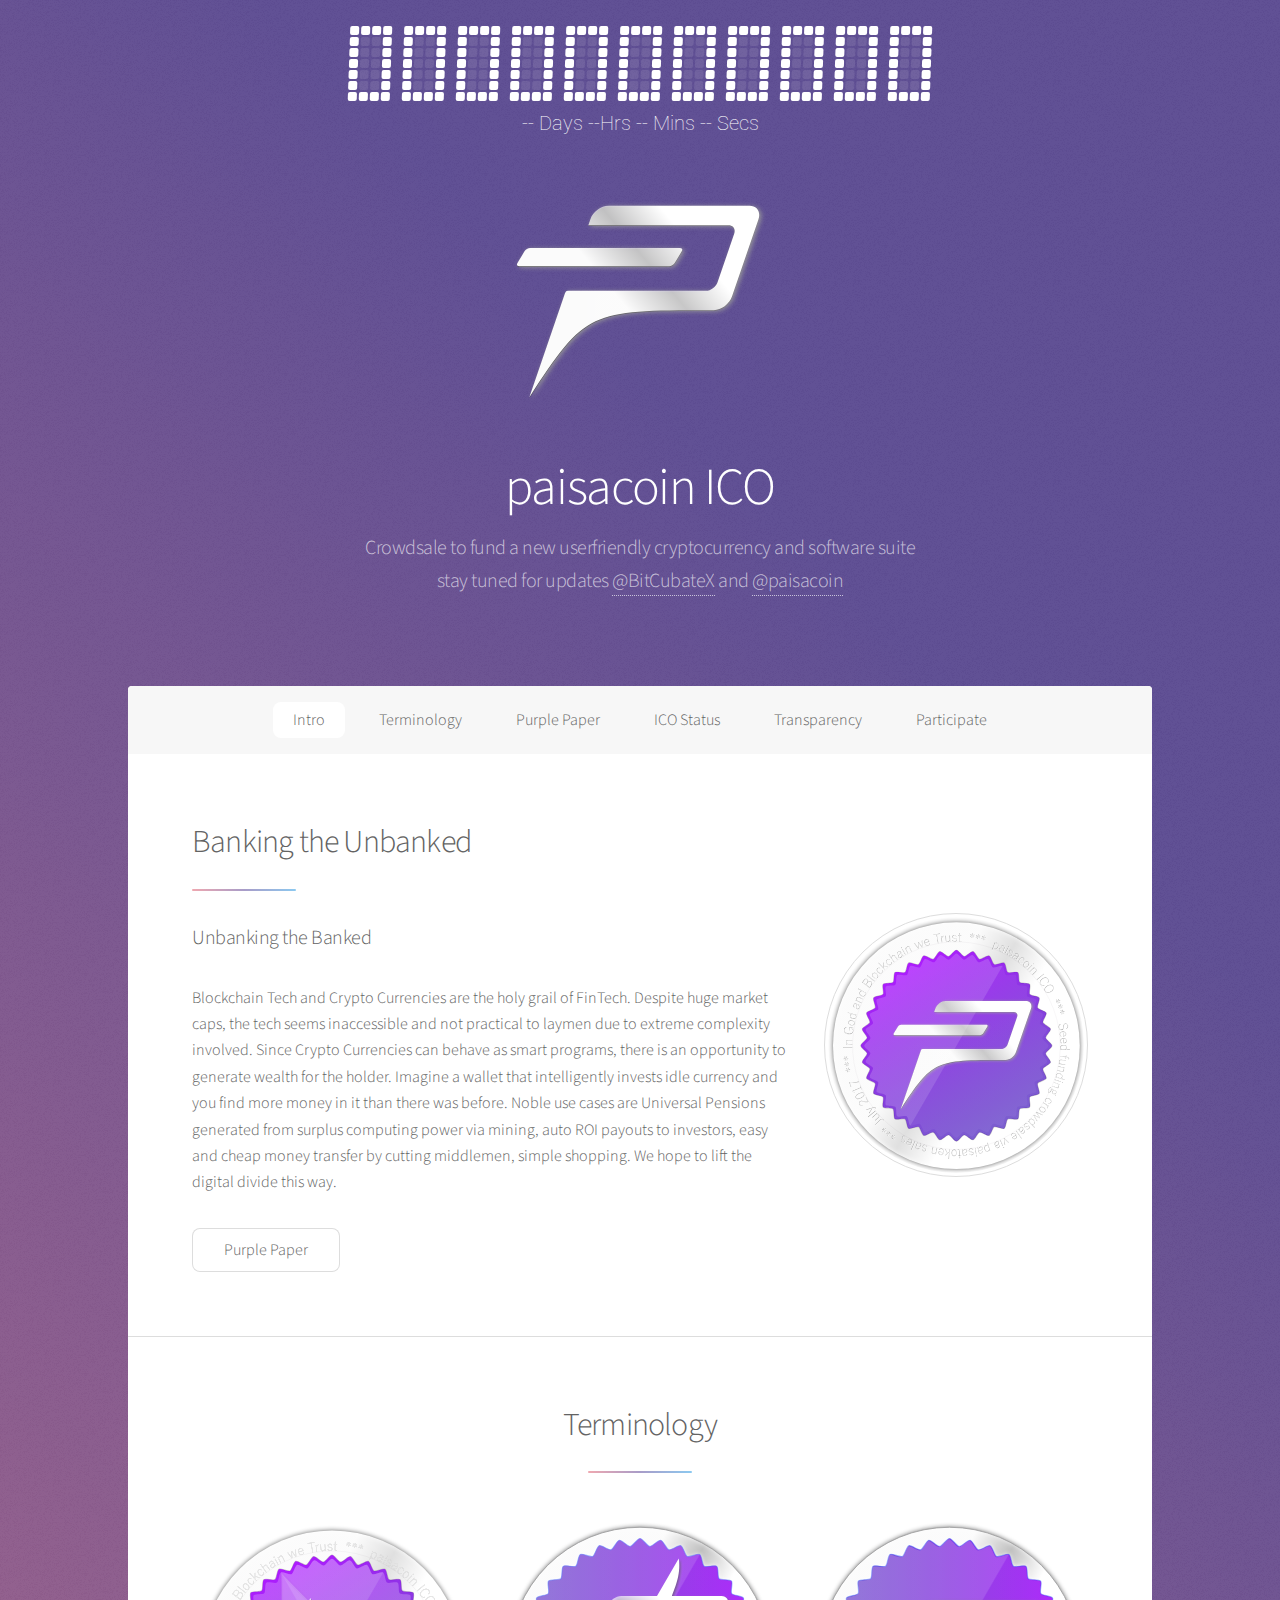
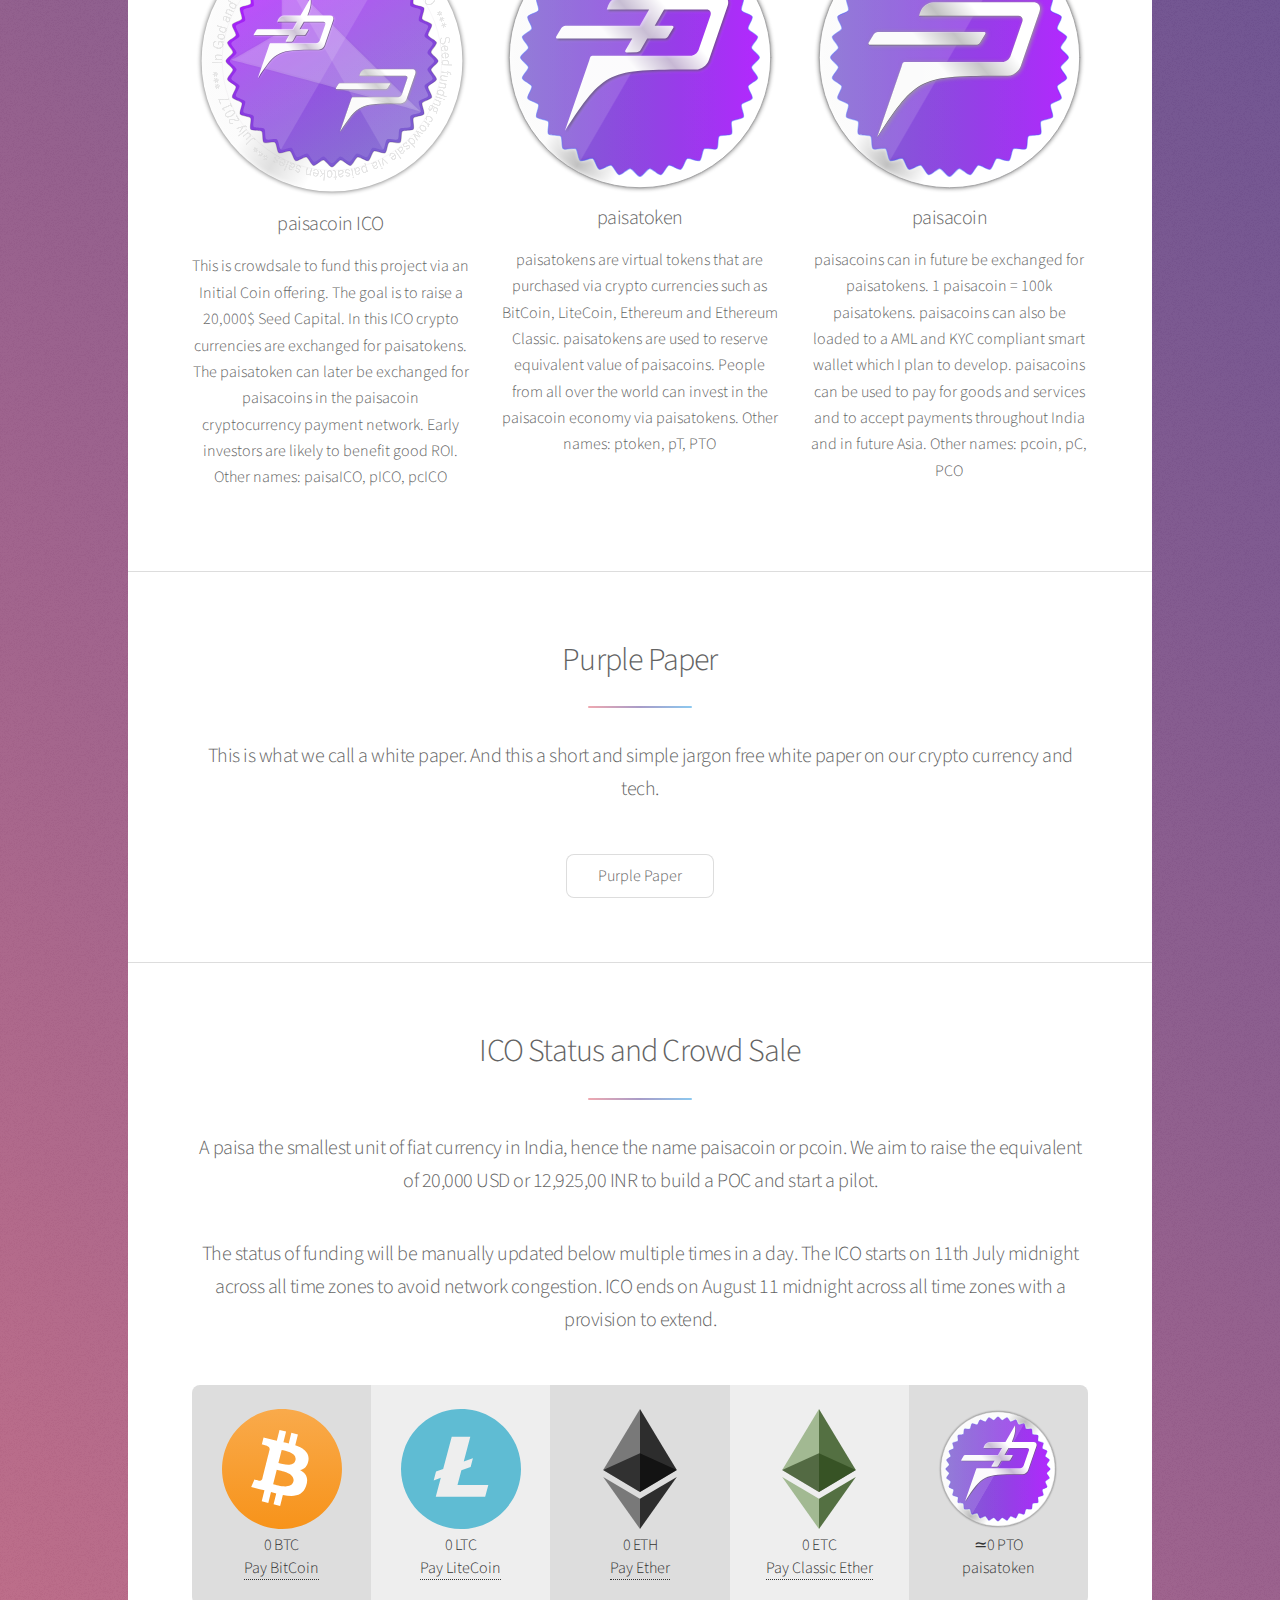
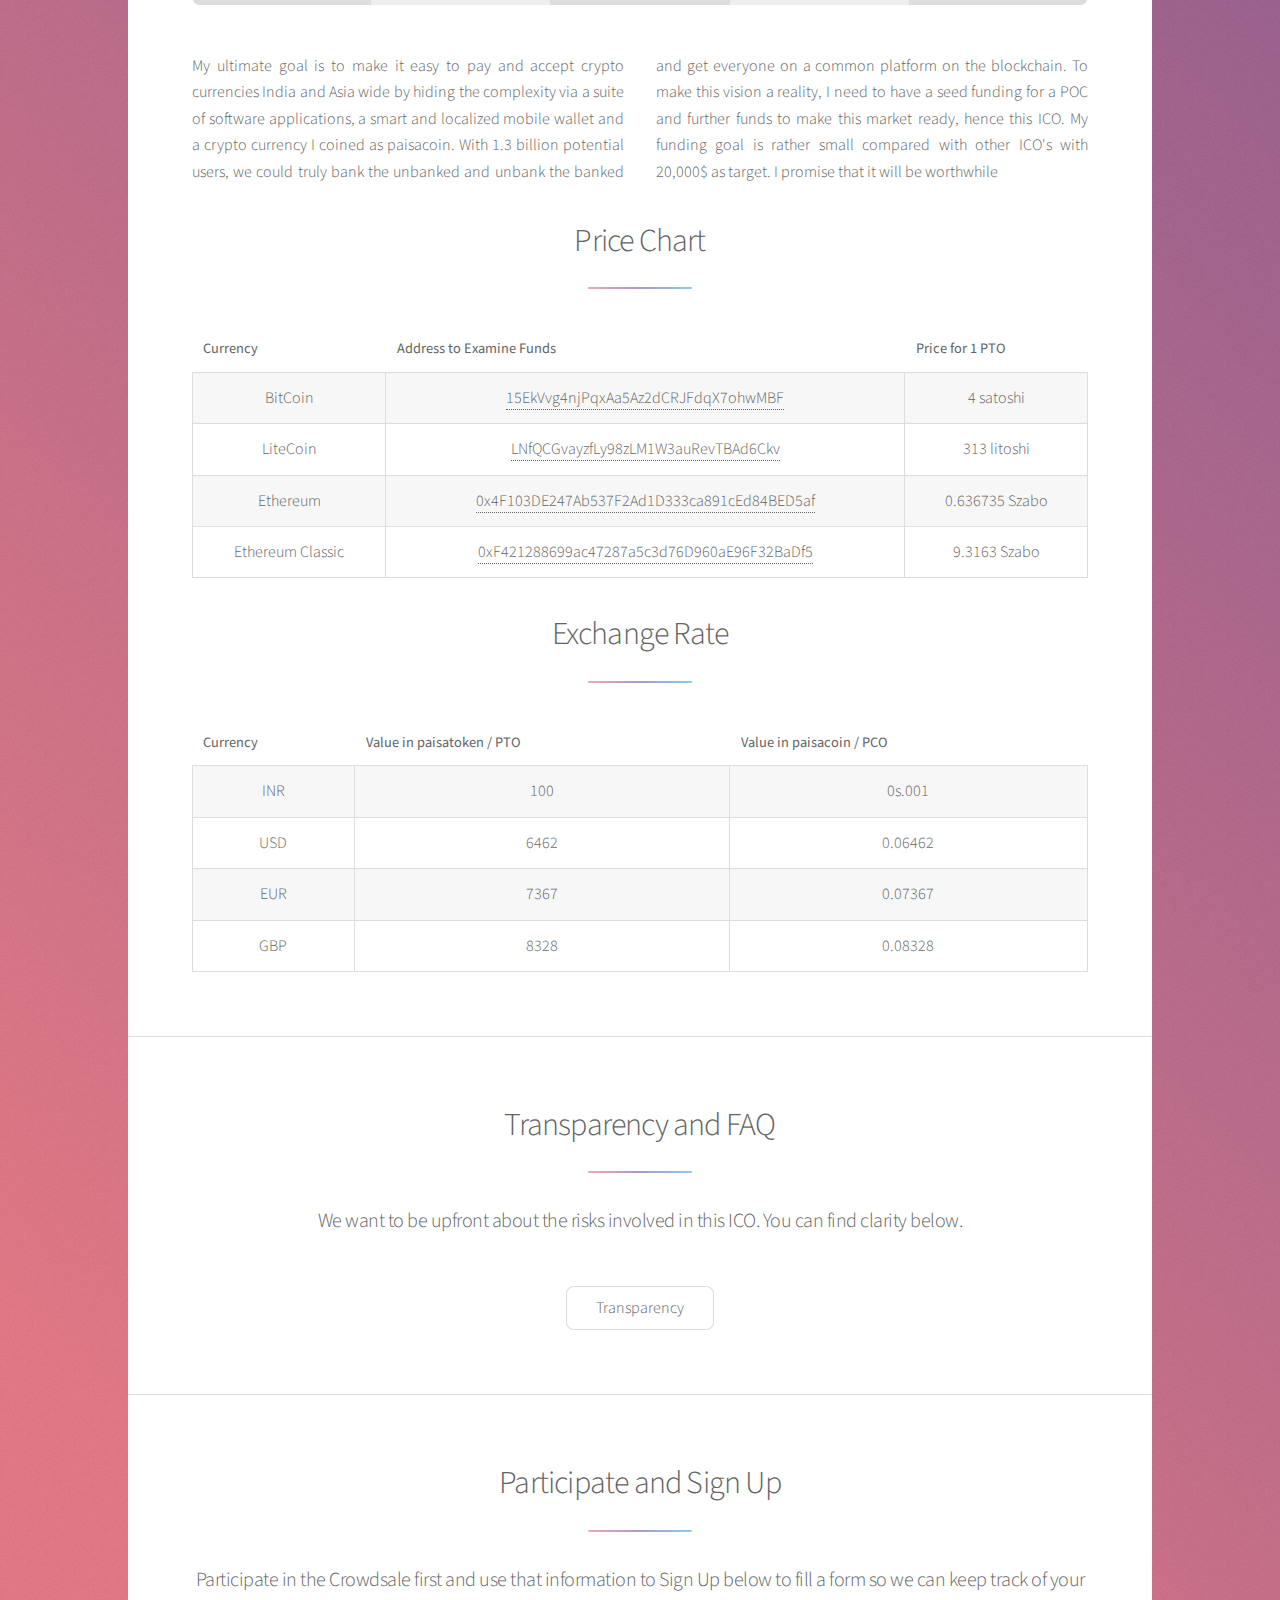
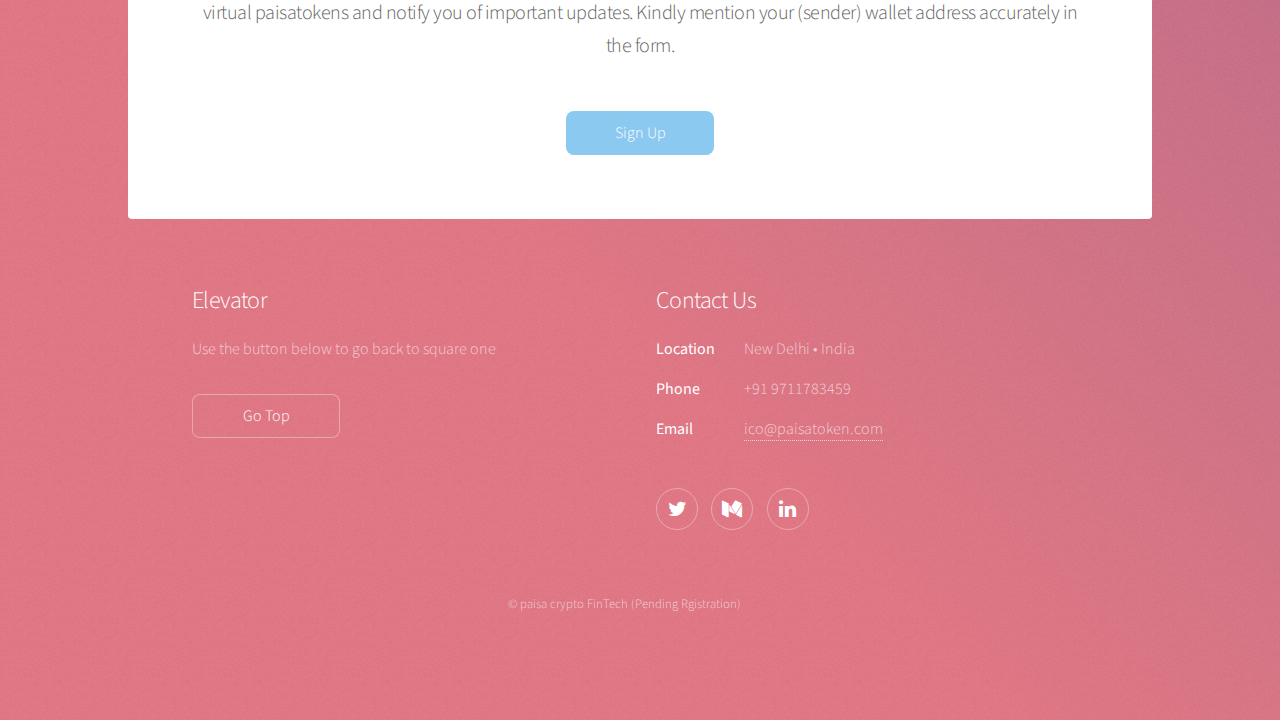
<file: index.html>
<!DOCTYPE HTML>
<!--
	Stellar by HTML5 UP
	html5up.net | @ajlkn
	Free for personal and commercial use under the CCA 3.0 license (html5up.net/license)
-->
<html>
	<head>
		<title>paisacoin ICO - Intial Coin Offering via Crowd Sale of paisatokens</title>
		<meta charset="utf-8" />
		<meta name="viewport" content="width=device-width, initial-scale=1" />
		<!--[if lte IE 8]><script src="assets/js/ie/html5shiv.js"></script><![endif]-->
		<link rel="stylesheet" href="assets/css/main.css" />
		<!--[if lte IE 9]><link rel="stylesheet" href="assets/css/ie9.css" /><![endif]-->
		<!--[if lte IE 8]><link rel="stylesheet" href="assets/css/ie8.css" /><![endif]-->
	</head>
	<body>

	<!-- Countdown -->
<section class="clock">
	<div id="digit-10" class="digit">
		<div class="cell"></div>
		<div class="cell"></div>
		<div class="cell"></div>
		<div class="cell"></div>
		<div class="cell"></div>
		<div class="cell"></div>
		<div class="cell"></div>
		<div class="cell"></div>
		<div class="cell"></div>
		<div class="cell"></div>
		<div class="cell"></div>
		<div class="cell"></div>
		<div class="cell"></div>
		<div class="cell"></div>
		<div class="cell"></div>
		<div class="cell"></div>
		<div class="cell"></div>
		<div class="cell"></div>
		<div class="cell"></div>
		<div class="cell"></div>
		<div class="cell"></div>
		<div class="cell"></div>
		<div class="cell"></div>
		<div class="cell"></div>
		<div class="cell"></div>
		<div class="cell"></div>
		<div class="cell"></div>
		<div class="cell"></div>
	</div>
	<div id="digit-9" class="digit">
		<div class="cell"></div>
		<div class="cell"></div>
		<div class="cell"></div>
		<div class="cell"></div>
		<div class="cell"></div>
		<div class="cell"></div>
		<div class="cell"></div>
		<div class="cell"></div>
		<div class="cell"></div>
		<div class="cell"></div>
		<div class="cell"></div>
		<div class="cell"></div>
		<div class="cell"></div>
		<div class="cell"></div>
		<div class="cell"></div>
		<div class="cell"></div>
		<div class="cell"></div>
		<div class="cell"></div>
		<div class="cell"></div>
		<div class="cell"></div>
		<div class="cell"></div>
		<div class="cell"></div>
		<div class="cell"></div>
		<div class="cell"></div>
		<div class="cell"></div>
		<div class="cell"></div>
		<div class="cell"></div>
		<div class="cell"></div>
	</div>
	<div id="digit-8" class="digit">
		<div class="cell"></div>
		<div class="cell"></div>
		<div class="cell"></div>
		<div class="cell"></div>
		<div class="cell"></div>
		<div class="cell"></div>
		<div class="cell"></div>
		<div class="cell"></div>
		<div class="cell"></div>
		<div class="cell"></div>
		<div class="cell"></div>
		<div class="cell"></div>
		<div class="cell"></div>
		<div class="cell"></div>
		<div class="cell"></div>
		<div class="cell"></div>
		<div class="cell"></div>
		<div class="cell"></div>
		<div class="cell"></div>
		<div class="cell"></div>
		<div class="cell"></div>
		<div class="cell"></div>
		<div class="cell"></div>
		<div class="cell"></div>
		<div class="cell"></div>
		<div class="cell"></div>
		<div class="cell"></div>
		<div class="cell"></div>
	</div>
	<div id="digit-7" class="digit">
		<div class="cell"></div>
		<div class="cell"></div>
		<div class="cell"></div>
		<div class="cell"></div>
		<div class="cell"></div>
		<div class="cell"></div>
		<div class="cell"></div>
		<div class="cell"></div>
		<div class="cell"></div>
		<div class="cell"></div>
		<div class="cell"></div>
		<div class="cell"></div>
		<div class="cell"></div>
		<div class="cell"></div>
		<div class="cell"></div>
		<div class="cell"></div>
		<div class="cell"></div>
		<div class="cell"></div>
		<div class="cell"></div>
		<div class="cell"></div>
		<div class="cell"></div>
		<div class="cell"></div>
		<div class="cell"></div>
		<div class="cell"></div>
		<div class="cell"></div>
		<div class="cell"></div>
		<div class="cell"></div>
		<div class="cell"></div>
	</div>
	<div id="digit-6" class="digit">
		<div class="cell"></div>
		<div class="cell"></div>
		<div class="cell"></div>
		<div class="cell"></div>
		<div class="cell"></div>
		<div class="cell"></div>
		<div class="cell"></div>
		<div class="cell"></div>
		<div class="cell"></div>
		<div class="cell"></div>
		<div class="cell"></div>
		<div class="cell"></div>
		<div class="cell"></div>
		<div class="cell"></div>
		<div class="cell"></div>
		<div class="cell"></div>
		<div class="cell"></div>
		<div class="cell"></div>
		<div class="cell"></div>
		<div class="cell"></div>
		<div class="cell"></div>
		<div class="cell"></div>
		<div class="cell"></div>
		<div class="cell"></div>
		<div class="cell"></div>
		<div class="cell"></div>
		<div class="cell"></div>
		<div class="cell"></div>
	</div>
	<div id="digit-5" class="digit">
		<div class="cell"></div>
		<div class="cell"></div>
		<div class="cell"></div>
		<div class="cell"></div>
		<div class="cell"></div>
		<div class="cell"></div>
		<div class="cell"></div>
		<div class="cell"></div>
		<div class="cell"></div>
		<div class="cell"></div>
		<div class="cell"></div>
		<div class="cell"></div>
		<div class="cell"></div>
		<div class="cell"></div>
		<div class="cell"></div>
		<div class="cell"></div>
		<div class="cell"></div>
		<div class="cell"></div>
		<div class="cell"></div>
		<div class="cell"></div>
		<div class="cell"></div>
		<div class="cell"></div>
		<div class="cell"></div>
		<div class="cell"></div>
		<div class="cell"></div>
		<div class="cell"></div>
		<div class="cell"></div>
		<div class="cell"></div>
	</div>
	<div id="digit-4" class="digit">
		<div class="cell"></div>
		<div class="cell"></div>
		<div class="cell"></div>
		<div class="cell"></div>
		<div class="cell"></div>
		<div class="cell"></div>
		<div class="cell"></div>
		<div class="cell"></div>
		<div class="cell"></div>
		<div class="cell"></div>
		<div class="cell"></div>
		<div class="cell"></div>
		<div class="cell"></div>
		<div class="cell"></div>
		<div class="cell"></div>
		<div class="cell"></div>
		<div class="cell"></div>
		<div class="cell"></div>
		<div class="cell"></div>
		<div class="cell"></div>
		<div class="cell"></div>
		<div class="cell"></div>
		<div class="cell"></div>
		<div class="cell"></div>
		<div class="cell"></div>
		<div class="cell"></div>
		<div class="cell"></div>
		<div class="cell"></div>
	</div>
	<div id="digit-3" class="digit">
		<div class="cell"></div>
		<div class="cell"></div>
		<div class="cell"></div>
		<div class="cell"></div>
		<div class="cell"></div>
		<div class="cell"></div>
		<div class="cell"></div>
		<div class="cell"></div>
		<div class="cell"></div>
		<div class="cell"></div>
		<div class="cell"></div>
		<div class="cell"></div>
		<div class="cell"></div>
		<div class="cell"></div>
		<div class="cell"></div>
		<div class="cell"></div>
		<div class="cell"></div>
		<div class="cell"></div>
		<div class="cell"></div>
		<div class="cell"></div>
		<div class="cell"></div>
		<div class="cell"></div>
		<div class="cell"></div>
		<div class="cell"></div>
		<div class="cell"></div>
		<div class="cell"></div>
		<div class="cell"></div>
		<div class="cell"></div>
	</div>
	<div id="digit-2" class="digit">
		<div class="cell"></div>
		<div class="cell"></div>
		<div class="cell"></div>
		<div class="cell"></div>
		<div class="cell"></div>
		<div class="cell"></div>
		<div class="cell"></div>
		<div class="cell"></div>
		<div class="cell"></div>
		<div class="cell"></div>
		<div class="cell"></div>
		<div class="cell"></div>
		<div class="cell"></div>
		<div class="cell"></div>
		<div class="cell"></div>
		<div class="cell"></div>
		<div class="cell"></div>
		<div class="cell"></div>
		<div class="cell"></div>
		<div class="cell"></div>
		<div class="cell"></div>
		<div class="cell"></div>
		<div class="cell"></div>
		<div class="cell"></div>
		<div class="cell"></div>
		<div class="cell"></div>
		<div class="cell"></div>
		<div class="cell"></div>
	</div>
	<div id="digit-1" class="digit">
		<div class="cell"></div>
		<div class="cell"></div>
		<div class="cell"></div>
		<div class="cell"></div>
		<div class="cell"></div>
		<div class="cell"></div>
		<div class="cell"></div>
		<div class="cell"></div>
		<div class="cell"></div>
		<div class="cell"></div>
		<div class="cell"></div>
		<div class="cell"></div>
		<div class="cell"></div>
		<div class="cell"></div>
		<div class="cell"></div>
		<div class="cell"></div>
		<div class="cell"></div>
		<div class="cell"></div>
		<div class="cell"></div>
		<div class="cell"></div>
		<div class="cell"></div>
		<div class="cell"></div>
		<div class="cell"></div>
		<div class="cell"></div>
		<div class="cell"></div>
		<div class="cell"></div>
		<div class="cell"></div>
		<div class="cell"></div>
	</div>
	<div id="digit-0" class="digit">
		<div class="cell"></div>
		<div class="cell"></div>
		<div class="cell"></div>
		<div class="cell"></div>
		<div class="cell"></div>
		<div class="cell"></div>
		<div class="cell"></div>
		<div class="cell"></div>
		<div class="cell"></div>
		<div class="cell"></div>
		<div class="cell"></div>
		<div class="cell"></div>
		<div class="cell"></div>
		<div class="cell"></div>
		<div class="cell"></div>
		<div class="cell"></div>
		<div class="cell"></div>
		<div class="cell"></div>
		<div class="cell"></div>
		<div class="cell"></div>
		<div class="cell"></div>
		<div class="cell"></div>
		<div class="cell"></div>
		<div class="cell"></div>
		<div class="cell"></div>
		<div class="cell"></div>
		<div class="cell"></div>
		<div class="cell"></div>
	</div>
</section>

<!-- Countdown 2 -->

<div id="icocount">
  <div id="countdown">-- Days --Hrs -- Mins -- Secs</div>
</div>

		<!-- Wrapper -->
			<div id="wrapper">

				<!-- Header -->
					<header id="header" class="alt">
						<span class="logo"><img src="images/paisacoin_wordmark.svg" alt="" /></span>
						<h1>paisacoin ICO</h1>
						<p>Crowdsale to fund a new userfriendly cryptocurrency and software suite<br />
						stay tuned for updates <a href="https://twitter.com/BitCubateX">@BitCubateX</a> and <a href="https://twitter.com/paisacoin">@paisacoin</a></p>
					</header>

				<!-- Nav -->
					<nav id="nav">
						<ul>
							<li><a href="#intro" class="active">Intro</a></li>
							<li><a href="#first">Terminology</a></li>
														<li><a href="#purple">Purple Paper</a></li>

							<li><a href="#second">ICO Status</a></li>
														<li><a href="#trans">Transparency</a></li>

							<li><a href="#cta">Participate</a></li>
						</ul>
					</nav>

				<!-- Main -->
					<div id="main">

						<!-- Introduction -->
							<section id="intro" class="main">
								<div class="spotlight">
									<div class="content">
										<header class="major">
											<h2>Banking the Unbanked</h2>
											<h3>Unbanking the Banked</h3>
										</header>
										<p>
										Blockchain Tech and Crypto Currencies are the holy grail of FinTech. Despite huge market caps, the tech seems inaccessible and not practical to laymen due to extreme complexity involved. Since Crypto Currencies can behave as smart programs, there is an opportunity to generate wealth for the holder. Imagine a wallet that intelligently invests idle currency and you find more money in it than there was before. Noble use cases are Universal Pensions generated from surplus computing power via mining, auto ROI payouts to investors, easy and cheap money transfer by cutting middlemen, simple shopping. We hope to lift the digital divide this way.</p>

										

										<ul class="actions">
											<li><a href="purplepaper.html" class="button">Purple Paper</a></li>
										</ul>
									</div>
									<span class="image"><img src="images/paisacoinico_logo.svg" alt="" /></span>
								</div>
							</section>

						<!-- First Section -->
							<section id="first" class="main special">
								<header class="major">
									<h2>Terminology</h2>
								</header>
								<ul class="features">
									<li>
									<span class="image"><img src="images/paisatokentopaisacoin_logo.svg" alt="" /></span>
										<h3>paisacoin ICO</h3>
										<p>This is crowdsale to fund this project via an Initial Coin offering. The goal is to raise a 20,000$ Seed Capital. In this ICO crypto currencies are exchanged for paisatokens. The paisatoken can later be exchanged for paisacoins in the paisacoin cryptocurrency payment network. Early investors are likely to benefit good ROI. Other names:  paisaICO, pICO, pcICO </p>
									</li>
									<li>
									<span class="image"><img src="images/paisatoken_logo.svg" alt="" /></span>
										<h3>paisatoken</h3>
										<p>paisatokens are virtual tokens that are purchased via crypto currencies such as BitCoin, LiteCoin, Ethereum and Ethereum Classic. paisatokens are used to reserve equivalent value of paisacoins. People from all over the world can invest in the paisacoin economy via paisatokens. Other names: ptoken, pT, PTO</p>
									</li>
									<li>
									<span class="image"><img src="images/paisacoin_logo.svg" alt="" /></span>
										<h3>paisacoin</h3>
										<p>paisacoins can in future be exchanged for paisatokens. 1 paisacoin = 100k paisatokens. paisacoins can also be loaded to a AML and KYC compliant smart wallet which I plan to develop. paisacoins can be used to pay for goods and services and to accept payments throughout India and in future Asia. Other names: pcoin, pC, PCO </p>
									</li>
								</ul>
								

							</section>
<!-- Purple Paper -->
							<section id="purple" class="main special">
								<header class="major">
									<h2>Purple Paper</h2>
									<p>This is what we call a white paper. And this a short and simple jargon free white paper on our crypto currency and tech.</p>
								</header>

								

								<footer class="major">
									<ul class="actions">
										<li><a href="purplepaper.html" class="button">Purple Paper</a></li>
									</ul>
								</footer>
							</section>
						<!-- Second Section -->
							<section id="second" class="main special">
								<header class="major">
									<h2>ICO Status and Crowd Sale</h2>
									
										<p>A paisa the smallest unit of fiat currency in India, hence the name paisacoin or pcoin. We aim to raise the equivalent of 20,000 USD or 12,925,00 INR to build a POC and start a pilot.</p> <p>
										The status of funding will be manually updated below multiple times in a day. The ICO starts on 11th July midnight across all time zones to avoid network congestion. ICO ends on August 11 midnight across all time zones with a provision to extend.</p>

										
								</header>
								<ul class="statistics">
									
									<li class="style1">
									<span class="image"><img src="images/bitcoin.svg" alt="" /></span>
										<strong>0 BTC</strong><a href="bitcoin:15EkVvg4njPqxAa5Az2dCRJFdqX7ohwMBF">Pay BitCoin</a> 
									</li>
									<li class="style2">
									<span class="image"><img src="images/litecoin.svg" alt="" /></span>
										<strong>0 LTC</strong><a href="litecoin:LNfQCGvayzfLy98zLM1W3auRevTBAd6Ckv">Pay LiteCoin</a> 
									</li>
									<li class="style3">
									<span class="image"><img src="images/ethereum.svg" alt="" /></span>
										<strong>0 ETH</strong><a href="ethereum:0x4F103DE247Ab537F2Ad1D333ca891cEd84BED5af">Pay Ether</a>
									</li>
									<li class="style4">
									<span class="image"><img src="images/ethereumclassic.svg" alt="" /></span>
										<strong>0 ETC</strong><a href="ethereumclassic:0xF421288699ac47287a5c3d76D960aE96F32BaDf5">Pay Classic Ether</a>
									</li>
									<li class="style5">
									<span class="image"><img src="images/paisatoken.svg" alt="" /></span>
										<strong>≃0 PTO</strong> paisatoken
									</li>
								</ul>


								<p class="content">My ultimate goal is to make it easy to pay and accept crypto currencies India and Asia wide by hiding the complexity via a suite of software applications, a smart and localized mobile wallet and a crypto currency I coined as paisacoin. With 1.3 billion potential users, we could truly bank the unbanked and unbank the banked and get everyone on a common platform on the blockchain. To make this vision a reality, I need to have a seed funding for a POC and further funds to make this market ready, hence this ICO. My funding goal is rather small compared with other ICO's with 20,000$ as target. I promise that it will be worthwhile</p> 
								<header class="major">

								<h2>Price Chart</h2>
										</header>
										<div class="table-wrapper">

											<table class="alt">
												<thead>
													<tr>
														<th>Currency</th>
														<th>Address to Examine Funds</th>
														<th>Price for 1 PTO</th>
													</tr>
												</thead>
												<tbody>
													<tr>
														<td>BitCoin</td>
														<td><a href="https://blockchain.info/address/15EkVvg4njPqxAa5Az2dCRJFdqX7ohwMBF">15EkVvg4njPqxAa5Az2dCRJFdqX7ohwMBF</a></td>
														<td>4 satoshi</td>
													</tr>
													<tr>
														<td>LiteCoin</td>
														<td><a href="https://live.blockcypher.com/ltc/address/LNfQCGvayzfLy98zLM1W3auRevTBAd6Ckv/">LNfQCGvayzfLy98zLM1W3auRevTBAd6Ckv</a></td>
														<td>313 litoshi</td>
													</tr>
													<tr>
														<td>Ethereum</td>
														<td><a href="https://etherscan.io/address/0x4F103DE247Ab537F2Ad1D333ca891cEd84BED5af">0x4F103DE247Ab537F2Ad1D333ca891cEd84BED5af</a></td>
														<td>0.636735 Szabo</td>
													</tr>
													<tr>
														<td>Ethereum Classic</td>
														<td><a href="https://etcchain.com/addr/0xF421288699ac47287a5c3d76D960aE96F32BaDf5">0xF421288699ac47287a5c3d76D960aE96F32BaDf5</a></td>
														<td>9.3163 Szabo</td>
													</tr>

												</tbody>

									</table>
										</div>
								<header class="major">

								<h2>Exchange Rate</h2>
								</header>
<div class="table-wrapper">
											<table class="alt">
												<thead>
													<tr>
														<th>Currency</th>
														<th>Value in paisatoken / PTO </th>
														<th>Value in paisacoin / PCO </th>
													</tr>
												</thead>
												<tbody>
													<tr>
														<td>INR</td>
														<td>100</td>
														<td>0s.001</td>
													</tr>
													<tr>
														<td>USD</td>
														<td>6462</td>
														<td>0.06462</td>
													</tr>
													<tr>
														<td>EUR</td>
														<td>7367</td>
														<td>0.07367</td>
													</tr>
													<tr>
														<td>GBP</td>
														<td>8328</td>
														<td>0.08328</td>
													</tr>

												</tbody>





											</table>
										</div>

								
							</section>

											<!-- Transparency -->
							<section id="trans" class="main special">
								<header class="major">
									<h2>Transparency and FAQ</h2>
									<p>We want to be upfront about the risks involved in this ICO. You can find clarity below.</p>
								</header>

								


								<footer class="major">
									<ul class="actions">
										<li><a href="transparency.html" class="button">Transparency</a></li>
									</ul>
								</footer>
							</section>


						<!-- Get Started -->
							<section id="cta" class="main special">
								<header class="major">
									<h2>Participate and Sign Up</h2>
									<p>Participate in the Crowdsale first and use that information to Sign Up below to fill a form so we can keep track of your virtual paisatokens and notify you of important updates. Kindly mention your (sender) wallet address accurately in the form.</p>
								</header>

								


								<footer class="major">
									<ul class="actions">
										<li><a href="http://goo.gl/7FcmUW" class="button special">Sign Up</a></li>
									</ul>
								</footer>
							</section>

					</div>

				<!-- Footer -->
					<footer id="footer">
						<section>
							<h2>Elevator</h2>
							<p>Use the button below to go back to square one</p>
							<ul class="actions">
								<li><a href="#intro" class="button">Go Top</a></li>
							</ul>
						</section>
						<section>
							<h2>Contact Us</h2>
							<dl class="alt">
								<dt>Location</dt>
								<dd>New Delhi &bull; India</dd>
								<dt>Phone</dt>
								<dd>+91 9711783459</dd>
								<dt>Email</dt>
								<dd><a href="mailto:ico@paisatoken.com">ico@paisatoken.com</a></dd>
							</dl>
							<ul class="icons">
								<li><a href="https://twitter.com/BitCubateX" class="icon fa-twitter alt"><span class="label">Twitter</span></a></li>
																<li><a href="https://medium.com/paisacoin" class="icon fa-medium alt"><span class="label">Medium</span></a></li>

								<li><a href="https://www.linkedin.com/in/drcode" class="icon fa-linkedin alt"><span class="label">Linkedin</span></a></li>
							</ul>
						</section>
						<p class="copyright">&copy; paisa crypto FinTech (Pending Rgistration)</p>
					</footer>

			</div>
			<style type="text/css">
				.clock {
  font-size: 0;
  text-align: center;
  margin-top: 20px;
}
.clock .digit {
  display: inline-block;
  width: 44px;
  margin: 5px;
  transform: skewX(-2deg);
}
.clock .digit#digit-2 .cell {
  transition: opacity 50ms ease;
}
.clock .digit#digit-3 .cell, .clock .digit#digit-4 .cell, .clock .digit#digit-5 .cell, .clock .digit#digit-6 .cell, .clock .digit#digit-7 .cell, .clock .digit#digit-8 .cell, .clock .digit#digit-9 .cell, .clock .digit#digit-10 .cell, .clock .digit#digit-11 .cell {
  transition: opacity 100ms ease;
}
.clock .digit .cell {
  width: 9px;
  height: 9px;
  margin: 1px;
  background-color: white;
  border-radius: 2px;
  display: inline-block;
  opacity: 0.1;
}
.clock .digit .cell.on {
  opacity: 1;
}

			</style>

			<style type="text/css">
				
				@import url(https://fonts.googleapis.com/css?family=Roboto:400,100,100italic,300,300italic,400italic,500,700,500italic,900,700italic,900italic);



#icocount {

  text-align:center;
  color:#ffffff;
  font-size:20px;
  font-weight:100;
    transition:all 0.5s;
  font-family:Roboto;
}


			</style>

		<!-- Scripts -->
			<script src="assets/js/jquery.min.js"></script>
			<script src="assets/js/jquery.scrollex.min.js"></script>
			<script src="assets/js/jquery.scrolly.min.js"></script>
			<script src="assets/js/skel.min.js"></script>
			<script src="assets/js/util.js"></script>
			<!--[if lte IE 8]><script src="assets/js/ie/respond.min.js"></script><![endif]-->
			<script src="assets/js/main.js"></script>


<script type="text/javascript">var grad = new Date('07/11/2017 11:59 PM'),
  digit0 = $('#digit-0');
  digit1 = $('#digit-1'),
  digit2 = $('#digit-2'),
  digit3 = $('#digit-3'),
  digit4 = $('#digit-4'),
  digit5 = $('#digit-5'),
  digit6 = $('#digit-6'),
  digit7 = $('#digit-7'),
  digit8 = $('#digit-8'),
  digit9 = $('#digit-9'),
  digit10 = $('#digit-10');

function renderDigit(container, number) {
  var matrix;
  switch(number) {
    case 0:
      matrix = [
        true, true, true, true,
        true, false, false, true,
        true, false, false, true,
        true, false, false, true,
        true, false, false, true,
        true, false, false, true,
        true, true, true, true
      ];
      break;
    case 1:
      matrix = [
        false, false, false, true,
        false, false, false, true,
        false, false, false, true,
        false, false, false, true,
        false, false, false, true,
        false, false, false, true,
        false, false, false, true
      ];
      break;
    case 2:
      matrix = [
        true, true, true, true,
        false, false, false, true,
        false, false, false, true,
        true, true, true, true,
        true, false, false, false,
        true, false, false, false,
        true, true, true, true
      ];
      break;
    case 3:
      matrix = [
        true, true, true, true,
        false, false, false, true,
        false, false, false, true,
        false, true, true, true,
        false, false, false, true,
        false, false, false, true,
        true, true, true, true
      ];
      break;
    case 4:
      matrix = [
        true, false, false, false,
        true, false, false, true,
        true, false, false, true,
        true, true, true, true,
        false, false, false, true,
        false, false, false, true,
        false, false, false, true
      ];
      break;
    case 5:
      matrix = [
        true, true, true, true,
        true, false, false, false,
        true, false, false, false,
        true, true, true, true,
        false, false, false, true,
        false, false, false, true,
        true, true, true, true
      ];
      break;
    case 6:
      matrix = [
        true, true, true, true,
        true, false, false, false,
        true, false, false, false,
        true, true, true, true,
        true, false, false, true,
        true, false, false, true,
        true, true, true, true
      ];
      break;
    case 7:
      matrix = [
        true, true, true, true,
        true, false, false, true,
        false, false, false, true,
        false, false, false, true,
        false, false, false, true,
        false, false, false, true,
        false, false, false, true
      ];
      break;
    case 8:
      matrix = [
        true, true, true, true,
        true, false, false, true,
        true, false, false, true,
        true, true, true, true,
        true, false, false, true,
        true, false, false, true,
        true, true, true, true
      ];
      break;
    case 9:
      matrix = [
        true, true, true, true,
        true, false, false, true,
        true, false, false, true,
        true, true, true, true,
        false, false, false, true,
        false, false, false, true,
        false, false, false, true
      ];
      break;
  }
  var children = container.children();
  var len = matrix.length;
  for (var i = 0; i < len; i++) {
    children.eq(i).toggleClass('on', matrix[i]);
  }
}

function render() {
  var now = new Date(),
    diff = String(grad.getTime() - now.getTime()),

    len = diff.length;

       if (grad.getTime() <=  now.getTime()) {
       diff = "00000000000"	;
       len = diff.length;
    }
    
  renderDigit(digit0, Number(diff.charAt(len-1)));
  renderDigit(digit1, Number(diff.charAt(len-2)));
  renderDigit(digit2, Number(diff.charAt(len-3)));
  renderDigit(digit3, Number(diff.charAt(len-4)));
  renderDigit(digit4, Number(diff.charAt(len-5)));
  renderDigit(digit5, Number(diff.charAt(len-6)));
  renderDigit(digit6, Number(diff.charAt(len-7)));
  renderDigit(digit7, Number(diff.charAt(len-8)));
  renderDigit(digit8, Number(diff.charAt(len-9)));
  renderDigit(digit9, Number(diff.charAt(len-10)));
  renderDigit(digit10, Number(diff.charAt(len-11)));
  requestAnimationFrame(render);
}

requestAnimationFrame(render);
</script>
<script type="text/javascript">
	   CountDownTimer('07/11/2017 11:59 PM', 'countdown');

    function CountDownTimer(dt, id)
    {
        var end = new Date(dt);

        var _second = 1000;
        var _minute = _second * 60;
        var _hour = _minute * 60;
        var _day = _hour * 24;
        var timer;

        function showRemaining() {
            var now = new Date();
            var distance = end - now;
            if (distance < 0) {

                clearInterval(timer);
                document.getElementById(id).innerHTML = 'ICO Has Started!';

                return;
            }
            var days = Math.floor(distance / _day);
            var hours = Math.floor((distance % _day) / _hour);
            var minutes = Math.floor((distance % _hour) / _minute);
            var seconds = Math.floor((distance % _minute) / _second);

            document.getElementById(id).innerHTML = ' ms = ' + days + ' days ';
            document.getElementById(id).innerHTML += hours + ' hrs ';
            document.getElementById(id).innerHTML += minutes + ' mins ';
            document.getElementById(id).innerHTML += seconds + ' secs left for ICO';
        }

        timer = setInterval(showRemaining, 1000);
    }
</script>


	</body>
</html>
</file>
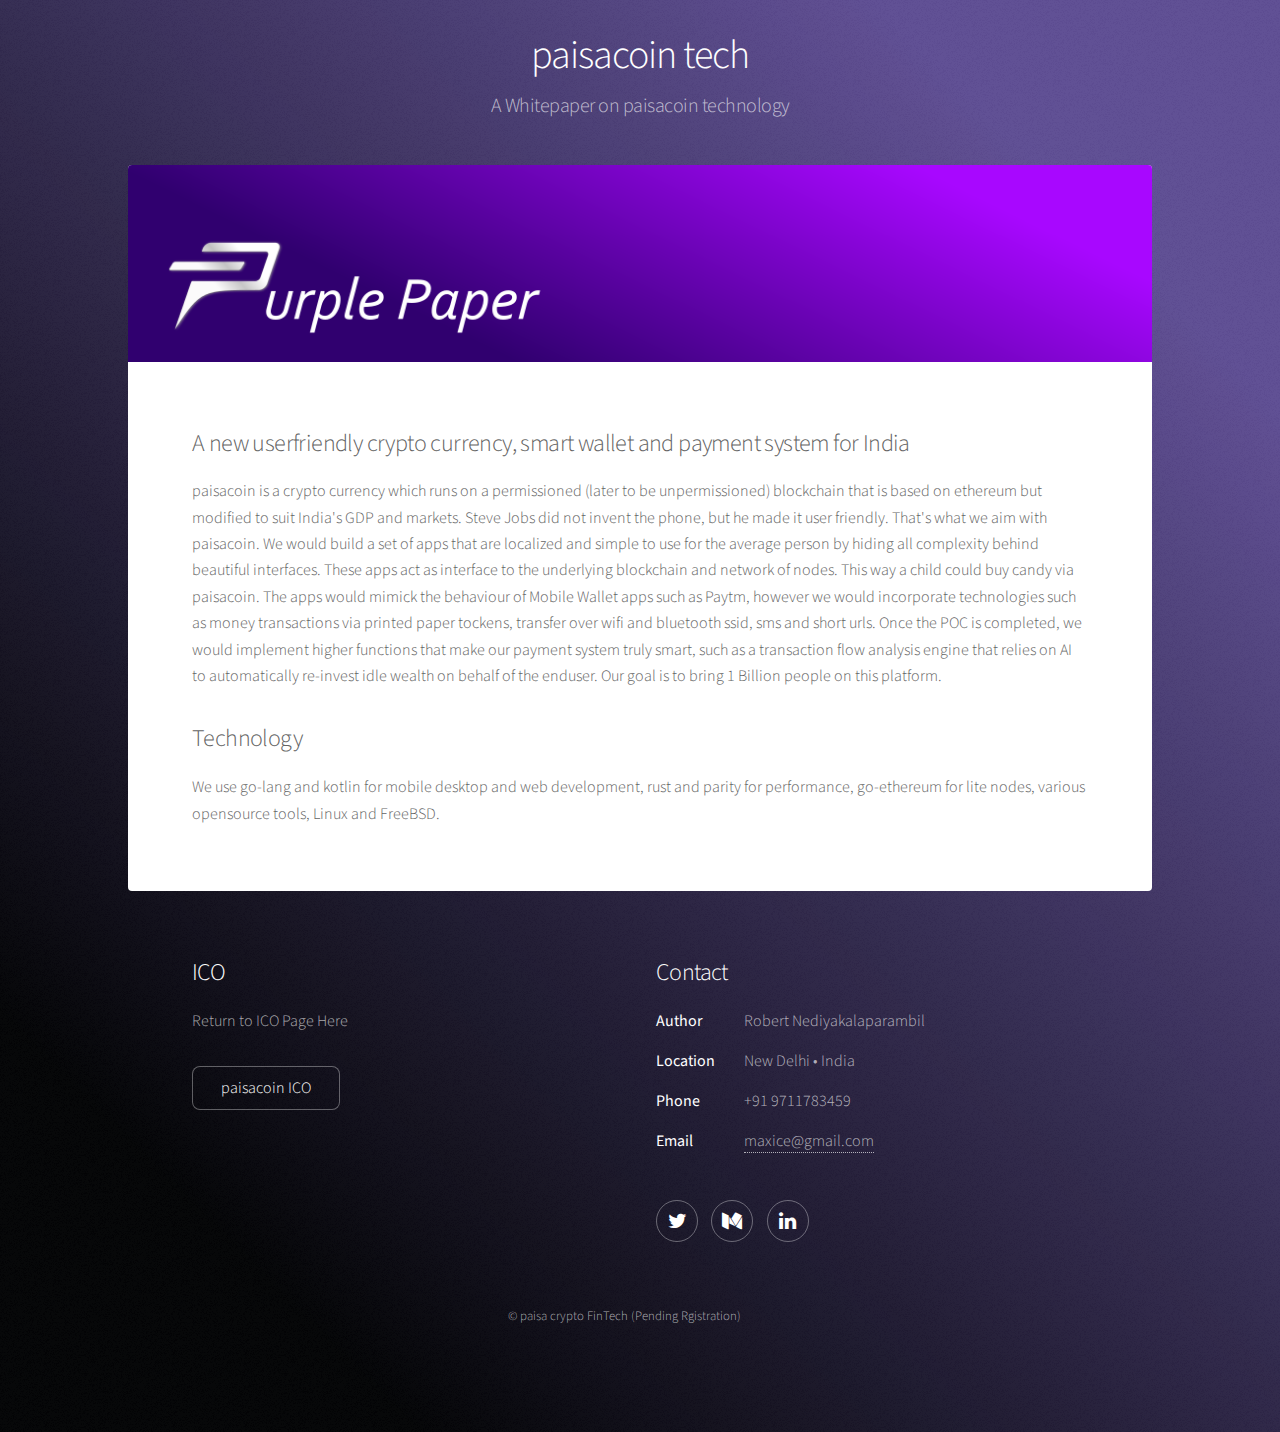
<file: purplepaper.html>
<!DOCTYPE HTML>
<!--
	Stellar by HTML5 UP
	html5up.net | @ajlkn
	Free for personal and commercial use under the CCA 3.0 license (html5up.net/license)
-->
<html>
	<head>
		<title>paisacoin ICO - Purple Paper - Whitepaper for the paisacoin cryptocurrency and software suite</title>
		<meta charset="utf-8" />
		<meta name="viewport" content="width=device-width, initial-scale=1" />
		<!--[if lte IE 8]><script src="assets/js/ie/html5shiv.js"></script><![endif]-->
	
		<link rel="stylesheet" href="assets/css/main.css" />
		<!--[if lte IE 9]><link rel="stylesheet" href="assets/css/ie9.css" /><![endif]-->
		<!--[if lte IE 8]><link rel="stylesheet" href="assets/css/ie8.css" /><![endif]-->


	</head>
	<body id="purplebg">

		<!-- Wrapper -->
			<div id="wrapper">

				<!-- Header -->
					<header id="header">
						<h1>paisacoin tech</h1>
						<p>A Whitepaper on paisacoin technology</p>
					</header>

				<!-- Main -->
					<div id="main">

						<!-- Content -->
							<section id="content" class="main">
								<span class="image main"><img src="images/purplepaper.png" alt="" /></span>
								<h2>A new userfriendly crypto currency, smart wallet and payment system for India</h2>
								<p>
paisacoin is a crypto currency which runs on a permissioned (later to be unpermissioned) blockchain that is based on ethereum but modified to suit India's GDP and markets. Steve Jobs did not invent the phone, but he made it user friendly. That's what we aim with paisacoin. We would build a set of apps that are localized and simple to use for the average person by hiding all complexity behind beautiful interfaces. These apps act as interface to the underlying blockchain and network of nodes. This way a child could buy candy via paisacoin. The apps would mimick the behaviour of Mobile Wallet apps such as Paytm, however we would incorporate technologies such as money transactions via printed paper tockens, transfer over wifi and bluetooth ssid, sms and short urls. Once the POC is completed, we would implement higher functions that make our payment system truly smart, such as a transaction flow analysis engine that relies on AI to automatically re-invest idle wealth on behalf of the enduser. Our goal is to bring 1 Billion people on this platform.
								</p>
								<h2>Technology</h2>
								<p>
We use go-lang and kotlin for mobile desktop and web development, rust and parity for performance, go-ethereum for lite nodes, various opensource tools, Linux and FreeBSD. 

								</p>
							</section>

					</div>

				<!-- Footer -->
					<footer id="footer">
						<section>
							<h2>ICO</h2>
							<p>Return to ICO Page Here</p>
							<ul class="actions">
								<li><a href="index.html#second" class="button">paisacoin ICO</a></li>
							</ul>
						</section>
						<section>
							<h2>Contact</h2>
							<dl class="alt">
							<dt>Author</dt>
								<dd>Robert Nediyakalaparambil</dd>
								<dt>Location</dt>
								<dd>New Delhi &bull; India</dd>
								<dt>Phone</dt>
								<dd>+91 9711783459</dd>
								<dt>Email</dt>
								<dd><a href="mailto:maxice@gmail.com">maxice@gmail.com</a></dd>
							</dl>
							<ul class="icons">
								<li><a href="https://twitter.com/BitCubateX" class="icon fa-twitter alt"><span class="label">Twitter</span></a></li>
								<li><a href="https://medium.com/paisacoin" class="icon fa-medium alt"><span class="label">Medium</span></a></li>
								<li><a href="https://www.linkedin.com/in/drcode" class="icon fa-linkedin alt"><span class="label">Linkedin</span></a></li>
							</ul>
						</section>
						<p class="copyright">&copy; paisa crypto FinTech (Pending Rgistration)</p>
					</footer>

			</div>

		<!-- Scripts -->
			<script src="assets/js/jquery.min.js"></script>
			<script src="assets/js/jquery.scrollex.min.js"></script>
			<script src="assets/js/jquery.scrolly.min.js"></script>
			<script src="assets/js/skel.min.js"></script>
			<script src="assets/js/util.js"></script>
			<!--[if lte IE 8]><script src="assets/js/ie/respond.min.js"></script><![endif]-->
			<script src="assets/js/main.js"></script>

	</body>
</html>
</file>
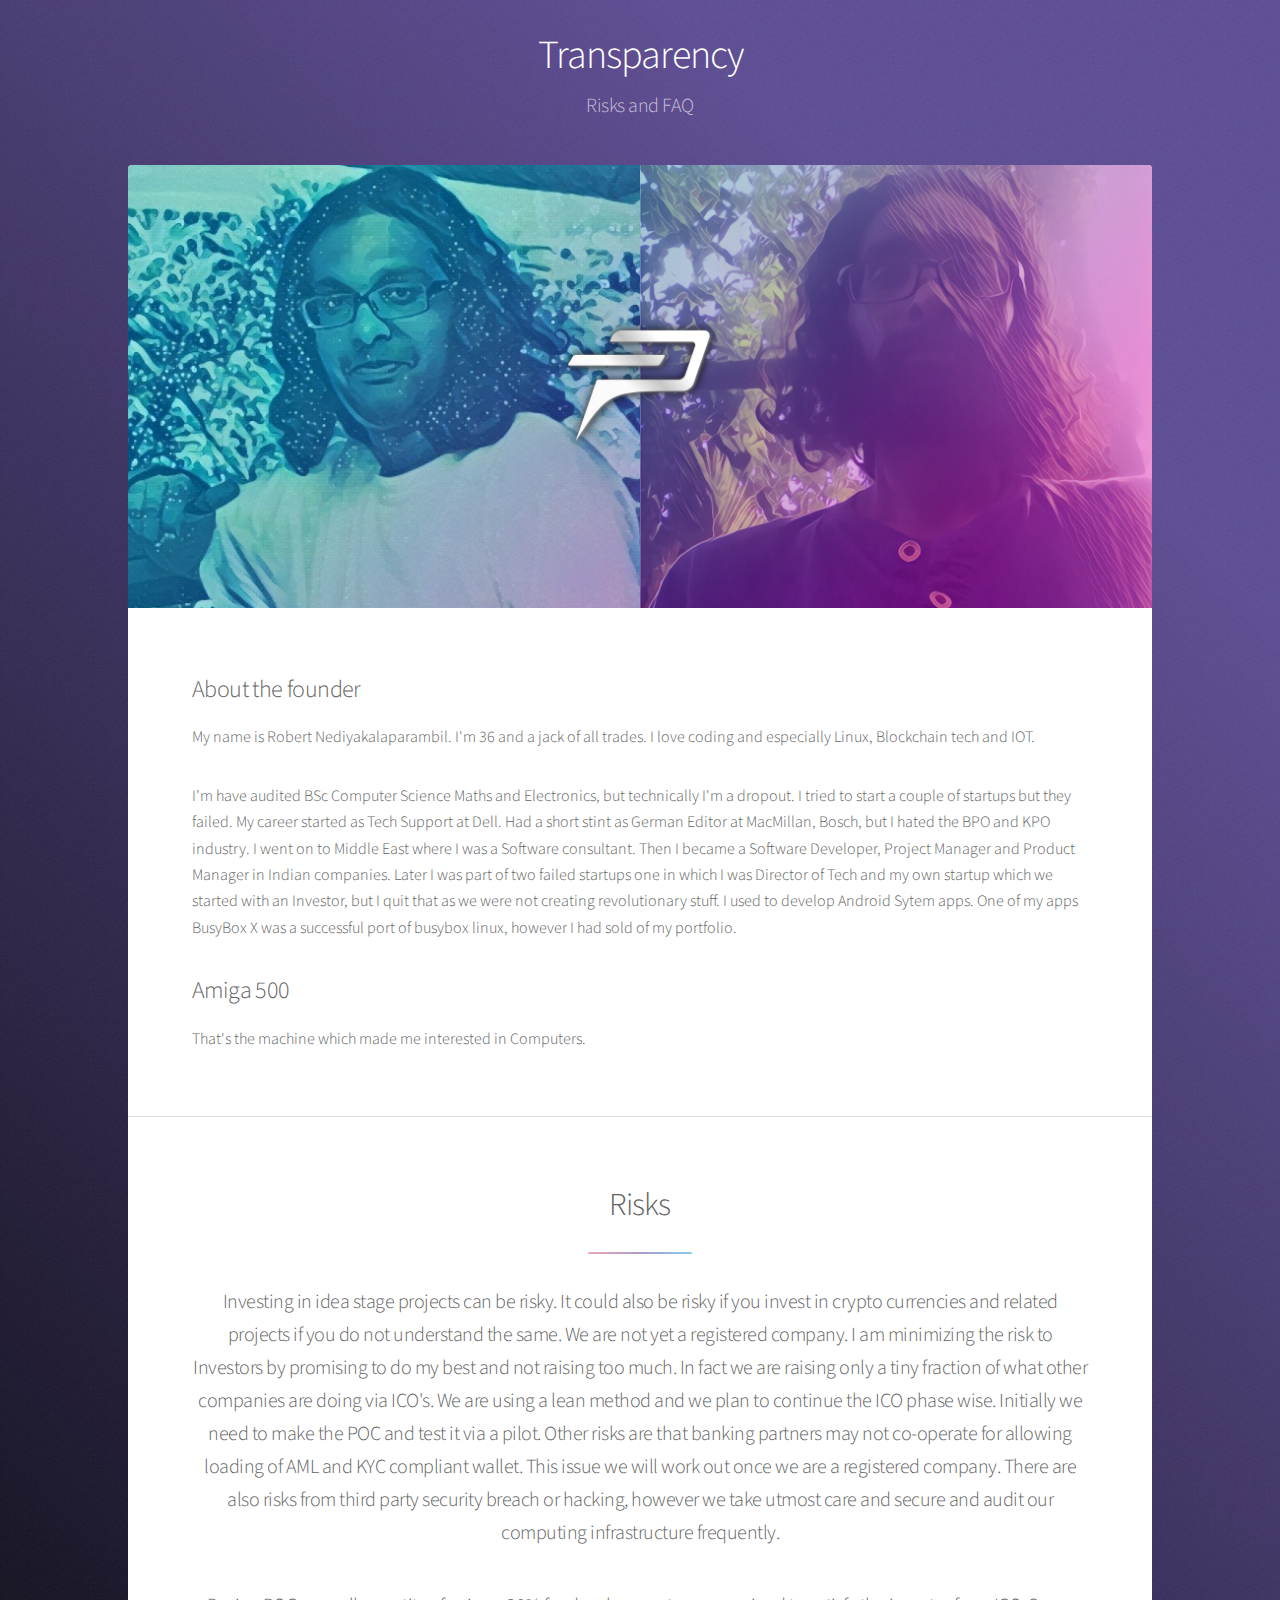
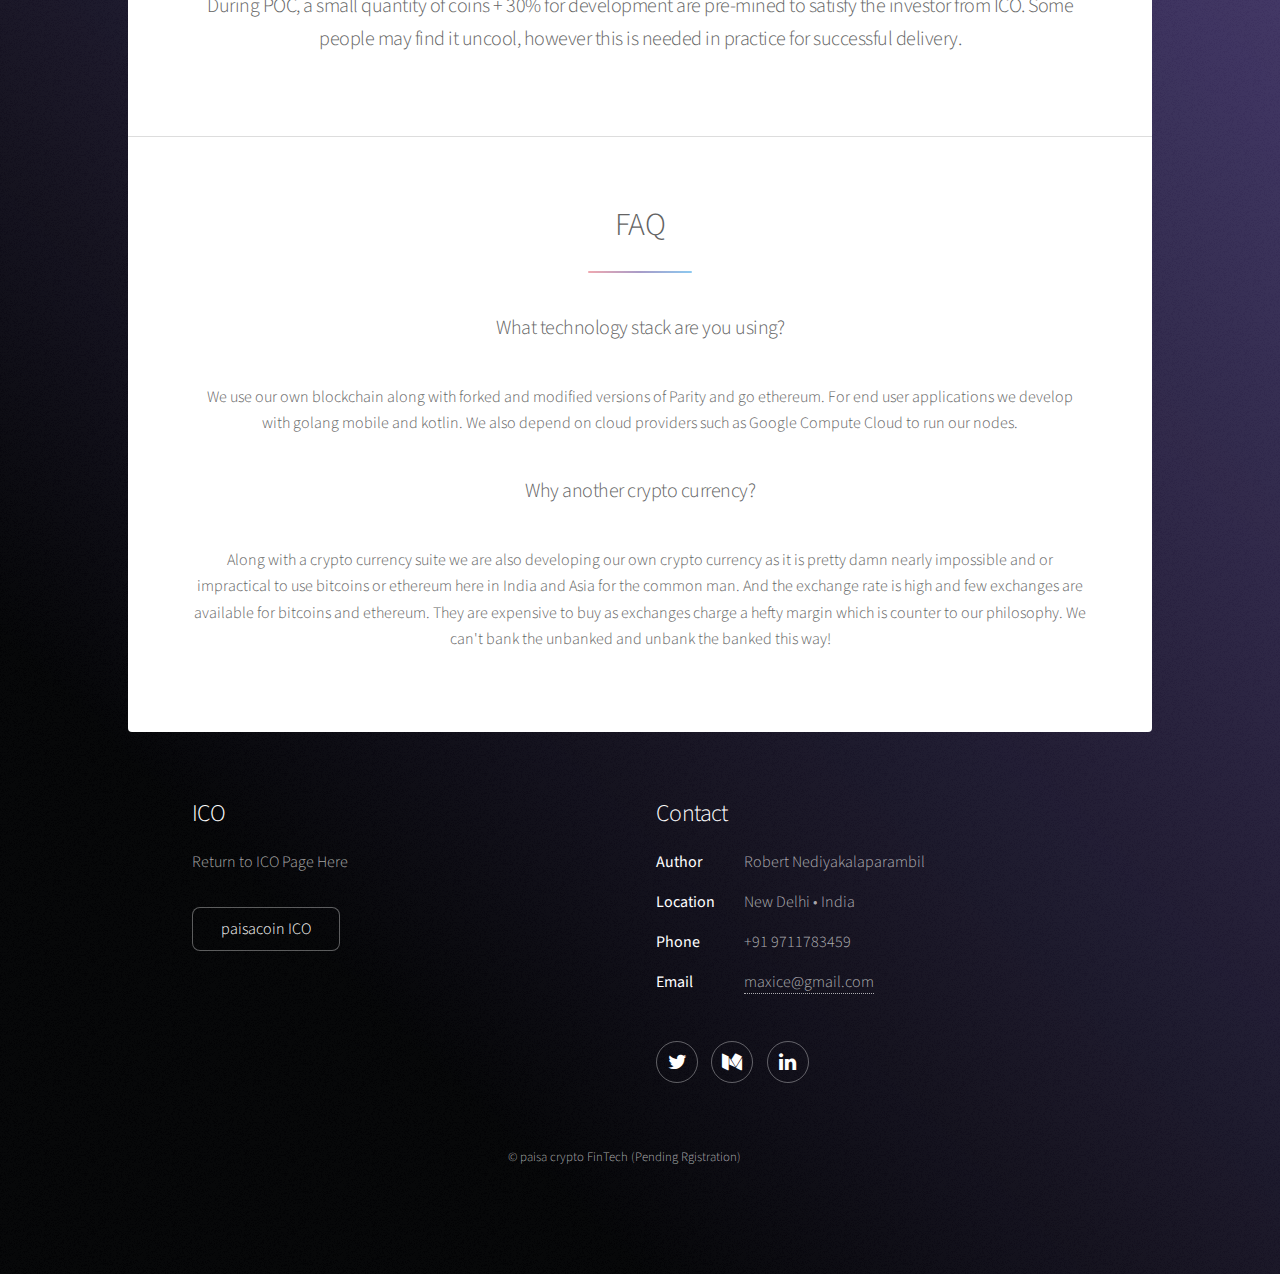
<file: transparency.html>
<!DOCTYPE HTML>
<!--
	Stellar by HTML5 UP
	html5up.net | @ajlkn
	Free for personal and commercial use under the CCA 3.0 license (html5up.net/license)
-->
<html>
	<head>
		<title>paisacoin ICO - Transparency - Risks and FAQ</title>
		<meta charset="utf-8" />
		<meta name="viewport" content="width=device-width, initial-scale=1" />
		<!--[if lte IE 8]><script src="assets/js/ie/html5shiv.js"></script><![endif]-->
		<link rel="stylesheet" href="assets/css/main.css" />
		<!--[if lte IE 9]><link rel="stylesheet" href="assets/css/ie9.css" /><![endif]-->
		<!--[if lte IE 8]><link rel="stylesheet" href="assets/css/ie8.css" /><![endif]-->
	</head>
	<body id="purplebg">

		<!-- Wrapper -->
			<div id="wrapper">

				<!-- Header -->
					<header id="header">
						<h1>Transparency</h1>
						<p>Risks and FAQ</p>
					</header>

				<!-- Main -->
					<div id="main">

						<!-- Content -->
							<section id="content" class="main">
								<span class="image main"><img src="images/transparency.png" alt="" /></span>
								<h2>About the founder</h2>
								<p>My name is Robert Nediyakalaparambil. I'm 36 and a jack of all trades. I love coding and especially Linux, Blockchain tech and IOT.</p>
								<p>I'm have audited BSc Computer Science Maths and Electronics, but technically I'm a dropout. I tried to start a couple of startups but they failed. My career started as Tech Support at Dell. Had a short stint as German Editor at MacMillan, Bosch, but I hated the BPO and KPO industry. I went on to Middle East where I was a Software consultant. Then I became a Software Developer, Project Manager and Product Manager in Indian companies. Later I was part of two failed startups one in which I was Director of Tech and my own startup which we started with an Investor, but I quit that as we were not creating revolutionary stuff. I used to develop Android Sytem apps. One of my apps BusyBox X was a successful port of busybox linux, however I had sold of my portfolio.</p>
								<h2>Amiga 500</h2>
								<p>That's the machine which made me interested in Computers.</p>
							</section>


					<!-- Risks -->
							<section id="cta" class="main special">
								<header class="major">
									<h2>Risks</h2>
									<p>Investing in idea stage projects can be risky. It could also be risky if you invest in crypto currencies and related projects if you do not understand the same. We are not yet a registered company. I am minimizing the risk to Investors by promising to do my best and not raising too much. In fact we are raising only a tiny fraction of what other companies are doing via ICO's. We are using a lean method and we plan to continue the ICO phase wise. Initially we need to make the POC and test it via a pilot. Other risks are that banking partners may not co-operate for allowing loading of AML and KYC compliant wallet. This issue we will work out once we are a registered company. There are also risks from third party security breach or hacking, however we take utmost care and secure and audit our computing infrastructure frequently.</p><p> During POC, a small quantity of coins + 30% for development are pre-mined to satisfy the investor from ICO. Some people may find it uncool, however this is needed in practice for successful delivery.</p>
								</header>

								


						

							</section>


<!-- FAQ -->
							<section id="cta" class="main special">
								<header class="major">
									<h2>FAQ</h2>
									<p><h3>What technology stack are you using?</h3><br/>
									We use our own blockchain along with forked and modified versions of Parity and go ethereum. For end user applications we develop with golang mobile and kotlin. We also depend on cloud providers such as Google Compute Cloud to run our nodes.</p>


									<p><h3>Why another crypto currency?</h3><br/>
									Along with a crypto currency suite we are also developing our own crypto currency as it is pretty damn nearly impossible and or impractical to use bitcoins or ethereum here in India and Asia for the common man. And the exchange rate is high and few exchanges are available for bitcoins and ethereum. They are expensive to buy as exchanges charge a hefty margin which is counter to our philosophy. We can't bank the unbanked and unbank the banked this way!</p>



								</header>

								



							</section>

					</div>

								<!-- Footer -->
					<footer id="footer">
						<section>
							<h2>ICO</h2>
							<p>Return to ICO Page Here</p>
							<ul class="actions">
								<li><a href="index.html#second" class="button">paisacoin ICO</a></li>
							</ul>
						</section>
						<section>
							<h2>Contact</h2>
							<dl class="alt">
							<dt>Author</dt>
								<dd>Robert Nediyakalaparambil</dd>
								<dt>Location</dt>
								<dd>New Delhi &bull; India</dd>
								<dt>Phone</dt>
								<dd>+91 9711783459</dd>
								<dt>Email</dt>
								<dd><a href="mailto:maxice@gmail.com">maxice@gmail.com</a></dd>
							</dl>
							<ul class="icons">
								<li><a href="https://twitter.com/BitCubateX" class="icon fa-twitter alt"><span class="label">Twitter</span></a></li>
								<li><a href="https://medium.com/paisacoin" class="icon fa-medium alt"><span class="label">Medium</span></a></li>
								<li><a href="https://www.linkedin.com/in/drcode" class="icon fa-linkedin alt"><span class="label">Linkedin</span></a></li>
							</ul>
						</section>
						<p class="copyright">&copy; paisa crypto FinTech (Pending Rgistration)</p>
					</footer>

			</div>

		<!-- Scripts -->
			<script src="assets/js/jquery.min.js"></script>
			<script src="assets/js/jquery.scrollex.min.js"></script>
			<script src="assets/js/jquery.scrolly.min.js"></script>
			<script src="assets/js/skel.min.js"></script>
			<script src="assets/js/util.js"></script>
			<!--[if lte IE 8]><script src="assets/js/ie/respond.min.js"></script><![endif]-->
			<script src="assets/js/main.js"></script>

	</body>
</html>
</file>
<file: assets/css/ie9.css>
/*
	Stellar by HTML5 UP
	html5up.net | @ajlkn
	Free for personal and commercial use under the CCA 3.0 license (html5up.net/license)
*/

/* Spotlight */

	.spotlight:after {
		content: '';
		display: block;
		clear: both;
	}

	.spotlight .content {
		float: left;
		width: 60%;
	}

	.spotlight .image {
		float: left;
	}

/* Features */

	.features:after {
		content: '';
		display: block;
		clear: both;
	}

	.features li {
		float: left;
	}

/* Statistics */

	.statistics {
		display: inline-block;
		width: auto;
	}

		.statistics:after {
			content: '';
			display: block;
			clear: both;
		}

		.statistics li {
			float: left;
			padding: 1.5em 2.5em;
		}

/* Footer */

	#footer > * {
		float: left;
	}

	#footer .copyright {
		clear: both;
	}
</file>
<file: assets/css/ie8.css>
/*
	Stellar by HTML5 UP
	html5up.net | @ajlkn
	Free for personal and commercial use under the CCA 3.0 license (html5up.net/license)
*/

/* Type */

	body {
		color: #ffffff;
	}

/* Button */

	.button {
		position: relative;
		border: solid 1px !important;
	}

		.button.special {
			border: none !important;
		}

/* Icon */

	.icon.major {
		-ms-behavior: url("assets/js/ie/PIE.htc");
	}

		.icon.major:before {
			font-size: 4em;
			border: 0;
		}

/* Spotlight */

	.spotlight .image {
		position: relative;
		-ms-behavior: url("assets/js/ie/PIE.htc");
	}

		.spotlight .image img {
			position: relative;
			-ms-behavior: url("assets/js/ie/PIE.htc");
		}

/* Features */

	.features li {
		width: 29%;
	}

/* Footer */

	#footer > * {
		width: 50%;
		margin-left: 0;
	}

/* Main */

	#main > .main > .image.main:first-child {
		margin-top: 0;
		margin-left: 0;
		width: 100%;
	}
</file>
<file: assets/css/main.css>
@import url(font-awesome.min.css);
@import "https://fonts.googleapis.com/css?family=Source+Sans+Pro:300,400";

/*
	Stellar by HTML5 UP
	html5up.net | @ajlkn
	Free for personal and commercial use under the CCA 3.0 license (html5up.net/license)
*/

/* Reset */

	html, body, div, span, applet, object, iframe, h1, h2, h3, h4, h5, h6, p, blockquote, pre, a, abbr, acronym, address, big, cite, code, del, dfn, em, img, ins, kbd, q, s, samp, small, strike, strong, sub, sup, tt, var, b, u, i, center, dl, dt, dd, ol, ul, li, fieldset, form, label, legend, table, caption, tbody, tfoot, thead, tr, th, td, article, aside, canvas, details, embed, figure, figcaption, footer, header, hgroup, menu, nav, output, ruby, section, summary, time, mark, audio, video {
		margin: 0;
		padding: 0;
		border: 0;
		font-size: 100%;
		font: inherit;
		vertical-align: baseline;
	}

	article, aside, details, figcaption, figure, footer, header, hgroup, menu, nav, section {
		display: block;
	}

	body {
		line-height: 1;
	}

	ol, ul {
		list-style: none;
	}

	blockquote, q {
		quotes: none;
	}

	blockquote:before, blockquote:after, q:before, q:after {
		content: '';
		content: none;
	}

	table {
		border-collapse: collapse;
		border-spacing: 0;
	}

	body {
		-webkit-text-size-adjust: none;
	}

/* Box Model */

	*, *:before, *:after {
		-moz-box-sizing: border-box;
		-webkit-box-sizing: border-box;
		box-sizing: border-box;
	}

/* Grid */

	.row {
		border-bottom: solid 1px transparent;
		-moz-box-sizing: border-box;
		-webkit-box-sizing: border-box;
		box-sizing: border-box;
	}

	.row > * {
		float: left;
		-moz-box-sizing: border-box;
		-webkit-box-sizing: border-box;
		box-sizing: border-box;
	}

	.row:after, .row:before {
		content: '';
		display: block;
		clear: both;
		height: 0;
	}

	.row.uniform > * > :first-child {
		margin-top: 0;
	}

	.row.uniform > * > :last-child {
		margin-bottom: 0;
	}

	.row.\30 \25 > * {
		padding: 0 0 0 0em;
	}

	.row.\30 \25 {
		margin: 0 0 -1px 0em;
	}

	.row.uniform.\30 \25 > * {
		padding: 0em 0 0 0em;
	}

	.row.uniform.\30 \25 {
		margin: 0em 0 -1px 0em;
	}

	.row > * {
		padding: 0 0 0 1.5em;
	}

	.row {
		margin: 0 0 -1px -1.5em;
	}

	.row.uniform > * {
		padding: 1.5em 0 0 1.5em;
	}

	.row.uniform {
		margin: -1.5em 0 -1px -1.5em;
	}

	.row.\32 00\25 > * {
		padding: 0 0 0 3em;
	}

	.row.\32 00\25 {
		margin: 0 0 -1px -3em;
	}

	.row.uniform.\32 00\25 > * {
		padding: 3em 0 0 3em;
	}

	.row.uniform.\32 00\25 {
		margin: -3em 0 -1px -3em;
	}

	.row.\31 50\25 > * {
		padding: 0 0 0 2.25em;
	}

	.row.\31 50\25 {
		margin: 0 0 -1px -2.25em;
	}

	.row.uniform.\31 50\25 > * {
		padding: 2.25em 0 0 2.25em;
	}

	.row.uniform.\31 50\25 {
		margin: -2.25em 0 -1px -2.25em;
	}

	.row.\35 0\25 > * {
		padding: 0 0 0 0.75em;
	}

	.row.\35 0\25 {
		margin: 0 0 -1px -0.75em;
	}

	.row.uniform.\35 0\25 > * {
		padding: 0.75em 0 0 0.75em;
	}

	.row.uniform.\35 0\25 {
		margin: -0.75em 0 -1px -0.75em;
	}

	.row.\32 5\25 > * {
		padding: 0 0 0 0.375em;
	}

	.row.\32 5\25 {
		margin: 0 0 -1px -0.375em;
	}

	.row.uniform.\32 5\25 > * {
		padding: 0.375em 0 0 0.375em;
	}

	.row.uniform.\32 5\25 {
		margin: -0.375em 0 -1px -0.375em;
	}

	.\31 2u, .\31 2u\24 {
		width: 100%;
		clear: none;
		margin-left: 0;
	}

	.\31 1u, .\31 1u\24 {
		width: 91.6666666667%;
		clear: none;
		margin-left: 0;
	}

	.\31 0u, .\31 0u\24 {
		width: 83.3333333333%;
		clear: none;
		margin-left: 0;
	}

	.\39 u, .\39 u\24 {
		width: 75%;
		clear: none;
		margin-left: 0;
	}

	.\38 u, .\38 u\24 {
		width: 66.6666666667%;
		clear: none;
		margin-left: 0;
	}

	.\37 u, .\37 u\24 {
		width: 58.3333333333%;
		clear: none;
		margin-left: 0;
	}

	.\36 u, .\36 u\24 {
		width: 50%;
		clear: none;
		margin-left: 0;
	}

	.\35 u, .\35 u\24 {
		width: 41.6666666667%;
		clear: none;
		margin-left: 0;
	}

	.\34 u, .\34 u\24 {
		width: 33.3333333333%;
		clear: none;
		margin-left: 0;
	}

	.\33 u, .\33 u\24 {
		width: 25%;
		clear: none;
		margin-left: 0;
	}

	.\32 u, .\32 u\24 {
		width: 16.6666666667%;
		clear: none;
		margin-left: 0;
	}

	.\31 u, .\31 u\24 {
		width: 8.3333333333%;
		clear: none;
		margin-left: 0;
	}

	.\31 2u\24 + *,
	.\31 1u\24 + *,
	.\31 0u\24 + *,
	.\39 u\24 + *,
	.\38 u\24 + *,
	.\37 u\24 + *,
	.\36 u\24 + *,
	.\35 u\24 + *,
	.\34 u\24 + *,
	.\33 u\24 + *,
	.\32 u\24 + *,
	.\31 u\24 + * {
		clear: left;
	}

	.\-11u {
		margin-left: 91.66667%;
	}

	.\-10u {
		margin-left: 83.33333%;
	}

	.\-9u {
		margin-left: 75%;
	}

	.\-8u {
		margin-left: 66.66667%;
	}

	.\-7u {
		margin-left: 58.33333%;
	}

	.\-6u {
		margin-left: 50%;
	}

	.\-5u {
		margin-left: 41.66667%;
	}

	.\-4u {
		margin-left: 33.33333%;
	}

	.\-3u {
		margin-left: 25%;
	}

	.\-2u {
		margin-left: 16.66667%;
	}

	.\-1u {
		margin-left: 8.33333%;
	}

	@media screen and (max-width: 1680px) {

		.row > * {
			padding: 0 0 0 1.5em;
		}

		.row {
			margin: 0 0 -1px -1.5em;
		}

		.row.uniform > * {
			padding: 1.5em 0 0 1.5em;
		}

		.row.uniform {
			margin: -1.5em 0 -1px -1.5em;
		}

		.row.\32 00\25 > * {
			padding: 0 0 0 3em;
		}

		.row.\32 00\25 {
			margin: 0 0 -1px -3em;
		}

		.row.uniform.\32 00\25 > * {
			padding: 3em 0 0 3em;
		}

		.row.uniform.\32 00\25 {
			margin: -3em 0 -1px -3em;
		}

		.row.\31 50\25 > * {
			padding: 0 0 0 2.25em;
		}

		.row.\31 50\25 {
			margin: 0 0 -1px -2.25em;
		}

		.row.uniform.\31 50\25 > * {
			padding: 2.25em 0 0 2.25em;
		}

		.row.uniform.\31 50\25 {
			margin: -2.25em 0 -1px -2.25em;
		}

		.row.\35 0\25 > * {
			padding: 0 0 0 0.75em;
		}

		.row.\35 0\25 {
			margin: 0 0 -1px -0.75em;
		}

		.row.uniform.\35 0\25 > * {
			padding: 0.75em 0 0 0.75em;
		}

		.row.uniform.\35 0\25 {
			margin: -0.75em 0 -1px -0.75em;
		}

		.row.\32 5\25 > * {
			padding: 0 0 0 0.375em;
		}

		.row.\32 5\25 {
			margin: 0 0 -1px -0.375em;
		}

		.row.uniform.\32 5\25 > * {
			padding: 0.375em 0 0 0.375em;
		}

		.row.uniform.\32 5\25 {
			margin: -0.375em 0 -1px -0.375em;
		}

		.\31 2u\28xlarge\29, .\31 2u\24\28xlarge\29 {
			width: 100%;
			clear: none;
			margin-left: 0;
		}

		.\31 1u\28xlarge\29, .\31 1u\24\28xlarge\29 {
			width: 91.6666666667%;
			clear: none;
			margin-left: 0;
		}

		.\31 0u\28xlarge\29, .\31 0u\24\28xlarge\29 {
			width: 83.3333333333%;
			clear: none;
			margin-left: 0;
		}

		.\39 u\28xlarge\29, .\39 u\24\28xlarge\29 {
			width: 75%;
			clear: none;
			margin-left: 0;
		}

		.\38 u\28xlarge\29, .\38 u\24\28xlarge\29 {
			width: 66.6666666667%;
			clear: none;
			margin-left: 0;
		}

		.\37 u\28xlarge\29, .\37 u\24\28xlarge\29 {
			width: 58.3333333333%;
			clear: none;
			margin-left: 0;
		}

		.\36 u\28xlarge\29, .\36 u\24\28xlarge\29 {
			width: 50%;
			clear: none;
			margin-left: 0;
		}

		.\35 u\28xlarge\29, .\35 u\24\28xlarge\29 {
			width: 41.6666666667%;
			clear: none;
			margin-left: 0;
		}

		.\34 u\28xlarge\29, .\34 u\24\28xlarge\29 {
			width: 33.3333333333%;
			clear: none;
			margin-left: 0;
		}

		.\33 u\28xlarge\29, .\33 u\24\28xlarge\29 {
			width: 25%;
			clear: none;
			margin-left: 0;
		}

		.\32 u\28xlarge\29, .\32 u\24\28xlarge\29 {
			width: 16.6666666667%;
			clear: none;
			margin-left: 0;
		}

		.\31 u\28xlarge\29, .\31 u\24\28xlarge\29 {
			width: 8.3333333333%;
			clear: none;
			margin-left: 0;
		}

		.\31 2u\24\28xlarge\29 + *,
		.\31 1u\24\28xlarge\29 + *,
		.\31 0u\24\28xlarge\29 + *,
		.\39 u\24\28xlarge\29 + *,
		.\38 u\24\28xlarge\29 + *,
		.\37 u\24\28xlarge\29 + *,
		.\36 u\24\28xlarge\29 + *,
		.\35 u\24\28xlarge\29 + *,
		.\34 u\24\28xlarge\29 + *,
		.\33 u\24\28xlarge\29 + *,
		.\32 u\24\28xlarge\29 + *,
		.\31 u\24\28xlarge\29 + * {
			clear: left;
		}

		.\-11u\28xlarge\29 {
			margin-left: 91.66667%;
		}

		.\-10u\28xlarge\29 {
			margin-left: 83.33333%;
		}

		.\-9u\28xlarge\29 {
			margin-left: 75%;
		}

		.\-8u\28xlarge\29 {
			margin-left: 66.66667%;
		}

		.\-7u\28xlarge\29 {
			margin-left: 58.33333%;
		}

		.\-6u\28xlarge\29 {
			margin-left: 50%;
		}

		.\-5u\28xlarge\29 {
			margin-left: 41.66667%;
		}

		.\-4u\28xlarge\29 {
			margin-left: 33.33333%;
		}

		.\-3u\28xlarge\29 {
			margin-left: 25%;
		}

		.\-2u\28xlarge\29 {
			margin-left: 16.66667%;
		}

		.\-1u\28xlarge\29 {
			margin-left: 8.33333%;
		}

	}

	@media screen and (max-width: 1280px) {

		.row > * {
			padding: 0 0 0 1.5em;
		}

		.row {
			margin: 0 0 -1px -1.5em;
		}

		.row.uniform > * {
			padding: 1.5em 0 0 1.5em;
		}

		.row.uniform {
			margin: -1.5em 0 -1px -1.5em;
		}

		.row.\32 00\25 > * {
			padding: 0 0 0 3em;
		}

		.row.\32 00\25 {
			margin: 0 0 -1px -3em;
		}

		.row.uniform.\32 00\25 > * {
			padding: 3em 0 0 3em;
		}

		.row.uniform.\32 00\25 {
			margin: -3em 0 -1px -3em;
		}

		.row.\31 50\25 > * {
			padding: 0 0 0 2.25em;
		}

		.row.\31 50\25 {
			margin: 0 0 -1px -2.25em;
		}

		.row.uniform.\31 50\25 > * {
			padding: 2.25em 0 0 2.25em;
		}

		.row.uniform.\31 50\25 {
			margin: -2.25em 0 -1px -2.25em;
		}

		.row.\35 0\25 > * {
			padding: 0 0 0 0.75em;
		}

		.row.\35 0\25 {
			margin: 0 0 -1px -0.75em;
		}

		.row.uniform.\35 0\25 > * {
			padding: 0.75em 0 0 0.75em;
		}

		.row.uniform.\35 0\25 {
			margin: -0.75em 0 -1px -0.75em;
		}

		.row.\32 5\25 > * {
			padding: 0 0 0 0.375em;
		}

		.row.\32 5\25 {
			margin: 0 0 -1px -0.375em;
		}

		.row.uniform.\32 5\25 > * {
			padding: 0.375em 0 0 0.375em;
		}

		.row.uniform.\32 5\25 {
			margin: -0.375em 0 -1px -0.375em;
		}

		.\31 2u\28large\29, .\31 2u\24\28large\29 {
			width: 100%;
			clear: none;
			margin-left: 0;
		}

		.\31 1u\28large\29, .\31 1u\24\28large\29 {
			width: 91.6666666667%;
			clear: none;
			margin-left: 0;
		}

		.\31 0u\28large\29, .\31 0u\24\28large\29 {
			width: 83.3333333333%;
			clear: none;
			margin-left: 0;
		}

		.\39 u\28large\29, .\39 u\24\28large\29 {
			width: 75%;
			clear: none;
			margin-left: 0;
		}

		.\38 u\28large\29, .\38 u\24\28large\29 {
			width: 66.6666666667%;
			clear: none;
			margin-left: 0;
		}

		.\37 u\28large\29, .\37 u\24\28large\29 {
			width: 58.3333333333%;
			clear: none;
			margin-left: 0;
		}

		.\36 u\28large\29, .\36 u\24\28large\29 {
			width: 50%;
			clear: none;
			margin-left: 0;
		}

		.\35 u\28large\29, .\35 u\24\28large\29 {
			width: 41.6666666667%;
			clear: none;
			margin-left: 0;
		}

		.\34 u\28large\29, .\34 u\24\28large\29 {
			width: 33.3333333333%;
			clear: none;
			margin-left: 0;
		}

		.\33 u\28large\29, .\33 u\24\28large\29 {
			width: 25%;
			clear: none;
			margin-left: 0;
		}

		.\32 u\28large\29, .\32 u\24\28large\29 {
			width: 16.6666666667%;
			clear: none;
			margin-left: 0;
		}

		.\31 u\28large\29, .\31 u\24\28large\29 {
			width: 8.3333333333%;
			clear: none;
			margin-left: 0;
		}

		.\31 2u\24\28large\29 + *,
		.\31 1u\24\28large\29 + *,
		.\31 0u\24\28large\29 + *,
		.\39 u\24\28large\29 + *,
		.\38 u\24\28large\29 + *,
		.\37 u\24\28large\29 + *,
		.\36 u\24\28large\29 + *,
		.\35 u\24\28large\29 + *,
		.\34 u\24\28large\29 + *,
		.\33 u\24\28large\29 + *,
		.\32 u\24\28large\29 + *,
		.\31 u\24\28large\29 + * {
			clear: left;
		}

		.\-11u\28large\29 {
			margin-left: 91.66667%;
		}

		.\-10u\28large\29 {
			margin-left: 83.33333%;
		}

		.\-9u\28large\29 {
			margin-left: 75%;
		}

		.\-8u\28large\29 {
			margin-left: 66.66667%;
		}

		.\-7u\28large\29 {
			margin-left: 58.33333%;
		}

		.\-6u\28large\29 {
			margin-left: 50%;
		}

		.\-5u\28large\29 {
			margin-left: 41.66667%;
		}

		.\-4u\28large\29 {
			margin-left: 33.33333%;
		}

		.\-3u\28large\29 {
			margin-left: 25%;
		}

		.\-2u\28large\29 {
			margin-left: 16.66667%;
		}

		.\-1u\28large\29 {
			margin-left: 8.33333%;
		}

	}

	@media screen and (max-width: 980px) {

		.row > * {
			padding: 0 0 0 1.5em;
		}

		.row {
			margin: 0 0 -1px -1.5em;
		}

		.row.uniform > * {
			padding: 1.5em 0 0 1.5em;
		}

		.row.uniform {
			margin: -1.5em 0 -1px -1.5em;
		}

		.row.\32 00\25 > * {
			padding: 0 0 0 3em;
		}

		.row.\32 00\25 {
			margin: 0 0 -1px -3em;
		}

		.row.uniform.\32 00\25 > * {
			padding: 3em 0 0 3em;
		}

		.row.uniform.\32 00\25 {
			margin: -3em 0 -1px -3em;
		}

		.row.\31 50\25 > * {
			padding: 0 0 0 2.25em;
		}

		.row.\31 50\25 {
			margin: 0 0 -1px -2.25em;
		}

		.row.uniform.\31 50\25 > * {
			padding: 2.25em 0 0 2.25em;
		}

		.row.uniform.\31 50\25 {
			margin: -2.25em 0 -1px -2.25em;
		}

		.row.\35 0\25 > * {
			padding: 0 0 0 0.75em;
		}

		.row.\35 0\25 {
			margin: 0 0 -1px -0.75em;
		}

		.row.uniform.\35 0\25 > * {
			padding: 0.75em 0 0 0.75em;
		}

		.row.uniform.\35 0\25 {
			margin: -0.75em 0 -1px -0.75em;
		}

		.row.\32 5\25 > * {
			padding: 0 0 0 0.375em;
		}

		.row.\32 5\25 {
			margin: 0 0 -1px -0.375em;
		}

		.row.uniform.\32 5\25 > * {
			padding: 0.375em 0 0 0.375em;
		}

		.row.uniform.\32 5\25 {
			margin: -0.375em 0 -1px -0.375em;
		}

		.\31 2u\28medium\29, .\31 2u\24\28medium\29 {
			width: 100%;
			clear: none;
			margin-left: 0;
		}

		.\31 1u\28medium\29, .\31 1u\24\28medium\29 {
			width: 91.6666666667%;
			clear: none;
			margin-left: 0;
		}

		.\31 0u\28medium\29, .\31 0u\24\28medium\29 {
			width: 83.3333333333%;
			clear: none;
			margin-left: 0;
		}

		.\39 u\28medium\29, .\39 u\24\28medium\29 {
			width: 75%;
			clear: none;
			margin-left: 0;
		}

		.\38 u\28medium\29, .\38 u\24\28medium\29 {
			width: 66.6666666667%;
			clear: none;
			margin-left: 0;
		}

		.\37 u\28medium\29, .\37 u\24\28medium\29 {
			width: 58.3333333333%;
			clear: none;
			margin-left: 0;
		}

		.\36 u\28medium\29, .\36 u\24\28medium\29 {
			width: 50%;
			clear: none;
			margin-left: 0;
		}

		.\35 u\28medium\29, .\35 u\24\28medium\29 {
			width: 41.6666666667%;
			clear: none;
			margin-left: 0;
		}

		.\34 u\28medium\29, .\34 u\24\28medium\29 {
			width: 33.3333333333%;
			clear: none;
			margin-left: 0;
		}

		.\33 u\28medium\29, .\33 u\24\28medium\29 {
			width: 25%;
			clear: none;
			margin-left: 0;
		}

		.\32 u\28medium\29, .\32 u\24\28medium\29 {
			width: 16.6666666667%;
			clear: none;
			margin-left: 0;
		}

		.\31 u\28medium\29, .\31 u\24\28medium\29 {
			width: 8.3333333333%;
			clear: none;
			margin-left: 0;
		}

		.\31 2u\24\28medium\29 + *,
		.\31 1u\24\28medium\29 + *,
		.\31 0u\24\28medium\29 + *,
		.\39 u\24\28medium\29 + *,
		.\38 u\24\28medium\29 + *,
		.\37 u\24\28medium\29 + *,
		.\36 u\24\28medium\29 + *,
		.\35 u\24\28medium\29 + *,
		.\34 u\24\28medium\29 + *,
		.\33 u\24\28medium\29 + *,
		.\32 u\24\28medium\29 + *,
		.\31 u\24\28medium\29 + * {
			clear: left;
		}

		.\-11u\28medium\29 {
			margin-left: 91.66667%;
		}

		.\-10u\28medium\29 {
			margin-left: 83.33333%;
		}

		.\-9u\28medium\29 {
			margin-left: 75%;
		}

		.\-8u\28medium\29 {
			margin-left: 66.66667%;
		}

		.\-7u\28medium\29 {
			margin-left: 58.33333%;
		}

		.\-6u\28medium\29 {
			margin-left: 50%;
		}

		.\-5u\28medium\29 {
			margin-left: 41.66667%;
		}

		.\-4u\28medium\29 {
			margin-left: 33.33333%;
		}

		.\-3u\28medium\29 {
			margin-left: 25%;
		}

		.\-2u\28medium\29 {
			margin-left: 16.66667%;
		}

		.\-1u\28medium\29 {
			margin-left: 8.33333%;
		}

	}

	@media screen and (max-width: 736px) {

		.row > * {
			padding: 0 0 0 1em;
		}

		.row {
			margin: 0 0 -1px -1em;
		}

		.row.uniform > * {
			padding: 1em 0 0 1em;
		}

		.row.uniform {
			margin: -1em 0 -1px -1em;
		}

		.row.\32 00\25 > * {
			padding: 0 0 0 2em;
		}

		.row.\32 00\25 {
			margin: 0 0 -1px -2em;
		}

		.row.uniform.\32 00\25 > * {
			padding: 2em 0 0 2em;
		}

		.row.uniform.\32 00\25 {
			margin: -2em 0 -1px -2em;
		}

		.row.\31 50\25 > * {
			padding: 0 0 0 1.5em;
		}

		.row.\31 50\25 {
			margin: 0 0 -1px -1.5em;
		}

		.row.uniform.\31 50\25 > * {
			padding: 1.5em 0 0 1.5em;
		}

		.row.uniform.\31 50\25 {
			margin: -1.5em 0 -1px -1.5em;
		}

		.row.\35 0\25 > * {
			padding: 0 0 0 0.5em;
		}

		.row.\35 0\25 {
			margin: 0 0 -1px -0.5em;
		}

		.row.uniform.\35 0\25 > * {
			padding: 0.5em 0 0 0.5em;
		}

		.row.uniform.\35 0\25 {
			margin: -0.5em 0 -1px -0.5em;
		}

		.row.\32 5\25 > * {
			padding: 0 0 0 0.25em;
		}

		.row.\32 5\25 {
			margin: 0 0 -1px -0.25em;
		}

		.row.uniform.\32 5\25 > * {
			padding: 0.25em 0 0 0.25em;
		}

		.row.uniform.\32 5\25 {
			margin: -0.25em 0 -1px -0.25em;
		}

		.\31 2u\28small\29, .\31 2u\24\28small\29 {
			width: 100%;
			clear: none;
			margin-left: 0;
		}

		.\31 1u\28small\29, .\31 1u\24\28small\29 {
			width: 91.6666666667%;
			clear: none;
			margin-left: 0;
		}

		.\31 0u\28small\29, .\31 0u\24\28small\29 {
			width: 83.3333333333%;
			clear: none;
			margin-left: 0;
		}

		.\39 u\28small\29, .\39 u\24\28small\29 {
			width: 75%;
			clear: none;
			margin-left: 0;
		}

		.\38 u\28small\29, .\38 u\24\28small\29 {
			width: 66.6666666667%;
			clear: none;
			margin-left: 0;
		}

		.\37 u\28small\29, .\37 u\24\28small\29 {
			width: 58.3333333333%;
			clear: none;
			margin-left: 0;
		}

		.\36 u\28small\29, .\36 u\24\28small\29 {
			width: 50%;
			clear: none;
			margin-left: 0;
		}

		.\35 u\28small\29, .\35 u\24\28small\29 {
			width: 41.6666666667%;
			clear: none;
			margin-left: 0;
		}

		.\34 u\28small\29, .\34 u\24\28small\29 {
			width: 33.3333333333%;
			clear: none;
			margin-left: 0;
		}

		.\33 u\28small\29, .\33 u\24\28small\29 {
			width: 25%;
			clear: none;
			margin-left: 0;
		}

		.\32 u\28small\29, .\32 u\24\28small\29 {
			width: 16.6666666667%;
			clear: none;
			margin-left: 0;
		}

		.\31 u\28small\29, .\31 u\24\28small\29 {
			width: 8.3333333333%;
			clear: none;
			margin-left: 0;
		}

		.\31 2u\24\28small\29 + *,
		.\31 1u\24\28small\29 + *,
		.\31 0u\24\28small\29 + *,
		.\39 u\24\28small\29 + *,
		.\38 u\24\28small\29 + *,
		.\37 u\24\28small\29 + *,
		.\36 u\24\28small\29 + *,
		.\35 u\24\28small\29 + *,
		.\34 u\24\28small\29 + *,
		.\33 u\24\28small\29 + *,
		.\32 u\24\28small\29 + *,
		.\31 u\24\28small\29 + * {
			clear: left;
		}

		.\-11u\28small\29 {
			margin-left: 91.66667%;
		}

		.\-10u\28small\29 {
			margin-left: 83.33333%;
		}

		.\-9u\28small\29 {
			margin-left: 75%;
		}

		.\-8u\28small\29 {
			margin-left: 66.66667%;
		}

		.\-7u\28small\29 {
			margin-left: 58.33333%;
		}

		.\-6u\28small\29 {
			margin-left: 50%;
		}

		.\-5u\28small\29 {
			margin-left: 41.66667%;
		}

		.\-4u\28small\29 {
			margin-left: 33.33333%;
		}

		.\-3u\28small\29 {
			margin-left: 25%;
		}

		.\-2u\28small\29 {
			margin-left: 16.66667%;
		}

		.\-1u\28small\29 {
			margin-left: 8.33333%;
		}

	}

	@media screen and (max-width: 480px) {

		.row > * {
			padding: 0 0 0 1em;
		}

		.row {
			margin: 0 0 -1px -1em;
		}

		.row.uniform > * {
			padding: 1em 0 0 1em;
		}

		.row.uniform {
			margin: -1em 0 -1px -1em;
		}

		.row.\32 00\25 > * {
			padding: 0 0 0 2em;
		}

		.row.\32 00\25 {
			margin: 0 0 -1px -2em;
		}

		.row.uniform.\32 00\25 > * {
			padding: 2em 0 0 2em;
		}

		.row.uniform.\32 00\25 {
			margin: -2em 0 -1px -2em;
		}

		.row.\31 50\25 > * {
			padding: 0 0 0 1.5em;
		}

		.row.\31 50\25 {
			margin: 0 0 -1px -1.5em;
		}

		.row.uniform.\31 50\25 > * {
			padding: 1.5em 0 0 1.5em;
		}

		.row.uniform.\31 50\25 {
			margin: -1.5em 0 -1px -1.5em;
		}

		.row.\35 0\25 > * {
			padding: 0 0 0 0.5em;
		}

		.row.\35 0\25 {
			margin: 0 0 -1px -0.5em;
		}

		.row.uniform.\35 0\25 > * {
			padding: 0.5em 0 0 0.5em;
		}

		.row.uniform.\35 0\25 {
			margin: -0.5em 0 -1px -0.5em;
		}

		.row.\32 5\25 > * {
			padding: 0 0 0 0.25em;
		}

		.row.\32 5\25 {
			margin: 0 0 -1px -0.25em;
		}

		.row.uniform.\32 5\25 > * {
			padding: 0.25em 0 0 0.25em;
		}

		.row.uniform.\32 5\25 {
			margin: -0.25em 0 -1px -0.25em;
		}

		.\31 2u\28xsmall\29, .\31 2u\24\28xsmall\29 {
			width: 100%;
			clear: none;
			margin-left: 0;
		}

		.\31 1u\28xsmall\29, .\31 1u\24\28xsmall\29 {
			width: 91.6666666667%;
			clear: none;
			margin-left: 0;
		}

		.\31 0u\28xsmall\29, .\31 0u\24\28xsmall\29 {
			width: 83.3333333333%;
			clear: none;
			margin-left: 0;
		}

		.\39 u\28xsmall\29, .\39 u\24\28xsmall\29 {
			width: 75%;
			clear: none;
			margin-left: 0;
		}

		.\38 u\28xsmall\29, .\38 u\24\28xsmall\29 {
			width: 66.6666666667%;
			clear: none;
			margin-left: 0;
		}

		.\37 u\28xsmall\29, .\37 u\24\28xsmall\29 {
			width: 58.3333333333%;
			clear: none;
			margin-left: 0;
		}

		.\36 u\28xsmall\29, .\36 u\24\28xsmall\29 {
			width: 50%;
			clear: none;
			margin-left: 0;
		}

		.\35 u\28xsmall\29, .\35 u\24\28xsmall\29 {
			width: 41.6666666667%;
			clear: none;
			margin-left: 0;
		}

		.\34 u\28xsmall\29, .\34 u\24\28xsmall\29 {
			width: 33.3333333333%;
			clear: none;
			margin-left: 0;
		}

		.\33 u\28xsmall\29, .\33 u\24\28xsmall\29 {
			width: 25%;
			clear: none;
			margin-left: 0;
		}

		.\32 u\28xsmall\29, .\32 u\24\28xsmall\29 {
			width: 16.6666666667%;
			clear: none;
			margin-left: 0;
		}

		.\31 u\28xsmall\29, .\31 u\24\28xsmall\29 {
			width: 8.3333333333%;
			clear: none;
			margin-left: 0;
		}

		.\31 2u\24\28xsmall\29 + *,
		.\31 1u\24\28xsmall\29 + *,
		.\31 0u\24\28xsmall\29 + *,
		.\39 u\24\28xsmall\29 + *,
		.\38 u\24\28xsmall\29 + *,
		.\37 u\24\28xsmall\29 + *,
		.\36 u\24\28xsmall\29 + *,
		.\35 u\24\28xsmall\29 + *,
		.\34 u\24\28xsmall\29 + *,
		.\33 u\24\28xsmall\29 + *,
		.\32 u\24\28xsmall\29 + *,
		.\31 u\24\28xsmall\29 + * {
			clear: left;
		}

		.\-11u\28xsmall\29 {
			margin-left: 91.66667%;
		}

		.\-10u\28xsmall\29 {
			margin-left: 83.33333%;
		}

		.\-9u\28xsmall\29 {
			margin-left: 75%;
		}

		.\-8u\28xsmall\29 {
			margin-left: 66.66667%;
		}

		.\-7u\28xsmall\29 {
			margin-left: 58.33333%;
		}

		.\-6u\28xsmall\29 {
			margin-left: 50%;
		}

		.\-5u\28xsmall\29 {
			margin-left: 41.66667%;
		}

		.\-4u\28xsmall\29 {
			margin-left: 33.33333%;
		}

		.\-3u\28xsmall\29 {
			margin-left: 25%;
		}

		.\-2u\28xsmall\29 {
			margin-left: 16.66667%;
		}

		.\-1u\28xsmall\29 {
			margin-left: 8.33333%;
		}

	}

	@media screen and (max-width: 360px) {

		.row > * {
			padding: 0 0 0 1em;
		}

		.row {
			margin: 0 0 -1px -1em;
		}

		.row.uniform > * {
			padding: 1em 0 0 1em;
		}

		.row.uniform {
			margin: -1em 0 -1px -1em;
		}

		.row.\32 00\25 > * {
			padding: 0 0 0 2em;
		}

		.row.\32 00\25 {
			margin: 0 0 -1px -2em;
		}

		.row.uniform.\32 00\25 > * {
			padding: 2em 0 0 2em;
		}

		.row.uniform.\32 00\25 {
			margin: -2em 0 -1px -2em;
		}

		.row.\31 50\25 > * {
			padding: 0 0 0 1.5em;
		}

		.row.\31 50\25 {
			margin: 0 0 -1px -1.5em;
		}

		.row.uniform.\31 50\25 > * {
			padding: 1.5em 0 0 1.5em;
		}

		.row.uniform.\31 50\25 {
			margin: -1.5em 0 -1px -1.5em;
		}

		.row.\35 0\25 > * {
			padding: 0 0 0 0.5em;
		}

		.row.\35 0\25 {
			margin: 0 0 -1px -0.5em;
		}

		.row.uniform.\35 0\25 > * {
			padding: 0.5em 0 0 0.5em;
		}

		.row.uniform.\35 0\25 {
			margin: -0.5em 0 -1px -0.5em;
		}

		.row.\32 5\25 > * {
			padding: 0 0 0 0.25em;
		}

		.row.\32 5\25 {
			margin: 0 0 -1px -0.25em;
		}

		.row.uniform.\32 5\25 > * {
			padding: 0.25em 0 0 0.25em;
		}

		.row.uniform.\32 5\25 {
			margin: -0.25em 0 -1px -0.25em;
		}

		.\31 2u\28xxsmall\29, .\31 2u\24\28xxsmall\29 {
			width: 100%;
			clear: none;
			margin-left: 0;
		}

		.\31 1u\28xxsmall\29, .\31 1u\24\28xxsmall\29 {
			width: 91.6666666667%;
			clear: none;
			margin-left: 0;
		}

		.\31 0u\28xxsmall\29, .\31 0u\24\28xxsmall\29 {
			width: 83.3333333333%;
			clear: none;
			margin-left: 0;
		}

		.\39 u\28xxsmall\29, .\39 u\24\28xxsmall\29 {
			width: 75%;
			clear: none;
			margin-left: 0;
		}

		.\38 u\28xxsmall\29, .\38 u\24\28xxsmall\29 {
			width: 66.6666666667%;
			clear: none;
			margin-left: 0;
		}

		.\37 u\28xxsmall\29, .\37 u\24\28xxsmall\29 {
			width: 58.3333333333%;
			clear: none;
			margin-left: 0;
		}

		.\36 u\28xxsmall\29, .\36 u\24\28xxsmall\29 {
			width: 50%;
			clear: none;
			margin-left: 0;
		}

		.\35 u\28xxsmall\29, .\35 u\24\28xxsmall\29 {
			width: 41.6666666667%;
			clear: none;
			margin-left: 0;
		}

		.\34 u\28xxsmall\29, .\34 u\24\28xxsmall\29 {
			width: 33.3333333333%;
			clear: none;
			margin-left: 0;
		}

		.\33 u\28xxsmall\29, .\33 u\24\28xxsmall\29 {
			width: 25%;
			clear: none;
			margin-left: 0;
		}

		.\32 u\28xxsmall\29, .\32 u\24\28xxsmall\29 {
			width: 16.6666666667%;
			clear: none;
			margin-left: 0;
		}

		.\31 u\28xxsmall\29, .\31 u\24\28xxsmall\29 {
			width: 8.3333333333%;
			clear: none;
			margin-left: 0;
		}

		.\31 2u\24\28xxsmall\29 + *,
		.\31 1u\24\28xxsmall\29 + *,
		.\31 0u\24\28xxsmall\29 + *,
		.\39 u\24\28xxsmall\29 + *,
		.\38 u\24\28xxsmall\29 + *,
		.\37 u\24\28xxsmall\29 + *,
		.\36 u\24\28xxsmall\29 + *,
		.\35 u\24\28xxsmall\29 + *,
		.\34 u\24\28xxsmall\29 + *,
		.\33 u\24\28xxsmall\29 + *,
		.\32 u\24\28xxsmall\29 + *,
		.\31 u\24\28xxsmall\29 + * {
			clear: left;
		}

		.\-11u\28xxsmall\29 {
			margin-left: 91.66667%;
		}

		.\-10u\28xxsmall\29 {
			margin-left: 83.33333%;
		}

		.\-9u\28xxsmall\29 {
			margin-left: 75%;
		}

		.\-8u\28xxsmall\29 {
			margin-left: 66.66667%;
		}

		.\-7u\28xxsmall\29 {
			margin-left: 58.33333%;
		}

		.\-6u\28xxsmall\29 {
			margin-left: 50%;
		}

		.\-5u\28xxsmall\29 {
			margin-left: 41.66667%;
		}

		.\-4u\28xxsmall\29 {
			margin-left: 33.33333%;
		}

		.\-3u\28xxsmall\29 {
			margin-left: 25%;
		}

		.\-2u\28xxsmall\29 {
			margin-left: 16.66667%;
		}

		.\-1u\28xxsmall\29 {
			margin-left: 8.33333%;
		}

	}

/* Basic */

	@-ms-viewport {
		width: device-width;
	}

	body {
		-ms-overflow-style: scrollbar;
	}

	@media screen and (max-width: 480px) {

		html, body {
			min-width: 320px;
		}

	}

	body {
		background-color: #935d8c ;
		background-image: url("images/overlay.png"), -moz-linear-gradient(45deg, #e37682 15%, #5f4d93 85%);
		background-image: url("images/overlay.png"), -webkit-linear-gradient(45deg, #e37682 15%, #5f4d93 85%);
		background-image: url("images/overlay.png"), -ms-linear-gradient(45deg, #e37682 15%, #5f4d93 85%);
		background-image: url("images/overlay.png"), linear-gradient(45deg, #e37682 15%, #5f4d93 85%);
	}

	#purplebg {
		background-color: #000 ;
		background-image: url("images/overlay.png"), -moz-linear-gradient(45deg, #000 15%, #5f4d93 85%);
		background-image: url("images/overlay.png"), -webkit-linear-gradient(45deg, #000 15%, #5f4d93 85%);
		background-image: url("images/overlay.png"), -ms-linear-gradient(45deg, #000 15%, #5f4d93 85%);
		background-image: url("images/overlay.png"), linear-gradient(45deg, #000 15%, #5f4d93 85%);
	}

		body.is-loading *, body.is-loading *:before, body.is-loading *:after {
			-moz-animation: none !important;
			-webkit-animation: none !important;
			-ms-animation: none !important;
			animation: none !important;
			-moz-transition: none !important;
			-webkit-transition: none !important;
			-ms-transition: none !important;
			transition: none !important;
		}

/* Type */

	body {
		background-color: #935d8c;
		color: rgba(255, 255, 255, 0.65);
	}

	body, input, select, textarea {
		font-family: "Source Sans Pro", Helvetica, sans-serif;
		font-size: 17pt;
		font-weight: 300;
		line-height: 1.65;
	}

		@media screen and (max-width: 1680px) {

			body, input, select, textarea {
				font-size: 14pt;
			}

		}

		@media screen and (max-width: 1280px) {

			body, input, select, textarea {
				font-size: 12pt;
			}

		}

		@media screen and (max-width: 360px) {

			body, input, select, textarea {
				font-size: 11pt;
			}

		}

	a {
		-moz-transition: color 0.2s ease, border-bottom 0.2s ease;
		-webkit-transition: color 0.2s ease, border-bottom 0.2s ease;
		-ms-transition: color 0.2s ease, border-bottom 0.2s ease;
		transition: color 0.2s ease, border-bottom 0.2s ease;
		text-decoration: none;
		border-bottom: dotted 1px;
		color: inherit;
	}

		a:hover {
			border-bottom-color: transparent;
		}

	strong, b {
		font-weight: 400;
	}

	em, i {
		font-style: italic;
	}

	p {
		margin: 0 0 2em 0;
	}

		p.content {
			-moz-columns: 20em 2;
			-webkit-columns: 20em 2;
			-ms-columns: 20em 2;
			columns: 20em 2;
			-moz-column-gap: 2em;
			-webkit-column-gap: 2em;
			-ms-column-gap: 2em;
			column-gap: 2em;
			text-align: justify;
		}

	h1, h2, h3, h4, h5, h6 {
		font-weight: 300;
		line-height: 1.5;
		margin: 0 0 0.7em 0;
		letter-spacing: -0.025em;
	}

		h1 a, h2 a, h3 a, h4 a, h5 a, h6 a {
			color: inherit;
			text-decoration: none;
		}

	h1 {
		font-size: 2.5em;
		line-height: 1.2;
	}

	h2 {
		font-size: 1.5em;
	}

	h3 {
		font-size: 1.25em;
	}

	h4 {
		font-size: 1.1em;
	}

	h5 {
		font-size: 0.9em;
	}

	h6 {
		font-size: 0.7em;
	}

	@media screen and (max-width: 736px) {

		h1 {
			font-size: 2em;
		}

	}

	sub {
		font-size: 0.8em;
		position: relative;
		top: 0.5em;
	}

	sup {
		font-size: 0.8em;
		position: relative;
		top: -0.5em;
	}

	blockquote {
		border-left: solid 4px;
		font-style: italic;
		margin: 0 0 2em 0;
		padding: 0.5em 0 0.5em 2em;
	}

	code {
		border-radius: 8px;
		border: solid 1px;
		font-family: "Courier New", monospace;
		font-size: 0.9em;
		margin: 0 0.25em;
		padding: 0.25em 0.65em;
	}

	pre {
		-webkit-overflow-scrolling: touch;
		font-family: "Courier New", monospace;
		font-size: 0.9em;
		margin: 0 0 2em 0;
	}

		pre code {
			display: block;
			line-height: 1.75;
			padding: 1em 1.5em;
			overflow-x: auto;
		}

	hr {
		border: 0;
		border-bottom: solid 1px;
		margin: 2em 0;
	}

		hr.major {
			margin: 3em 0;
		}

	.align-left {
		text-align: left;
	}

	.align-center {
		text-align: center;
	}

	.align-right {
		text-align: right;
	}

	input, select, textarea {
		color: #ffffff;
	}

	a:hover {
		color: #ffffff;
	}

	strong, b {
		color: #ffffff;
	}

	h1, h2, h3, h4, h5, h6 {
		color: #ffffff;
	}

	blockquote {
		border-left-color: rgba(255, 255, 255, 0.35);
	}

	code {
		background: rgba(255, 255, 255, 0.075);
		border-color: rgba(255, 255, 255, 0.35);
	}

	hr {
		border-bottom-color: rgba(255, 255, 255, 0.35);
	}

/* Box */

	.box {
		border-radius: 8px;
		border: solid;
		margin-bottom: 2em;
		padding: 1.5em;
	}

		.box > :last-child,
		.box > :last-child > :last-child,
		.box > :last-child > :last-child > :last-child {
			margin-bottom: 0;
		}

		.box.alt {
			border: 0;
			border-radius: 0;
			padding: 0;
		}

	.box {
		border-color: rgba(255, 255, 255, 0.35);
	}

/* Button */

	input[type="submit"],
	input[type="reset"],
	input[type="button"],
	button,
	.button {
		-moz-appearance: none;
		-webkit-appearance: none;
		-ms-appearance: none;
		appearance: none;
		-moz-transition: background-color 0.2s ease-in-out, color 0.2s ease-in-out;
		-webkit-transition: background-color 0.2s ease-in-out, color 0.2s ease-in-out;
		-ms-transition: background-color 0.2s ease-in-out, color 0.2s ease-in-out;
		transition: background-color 0.2s ease-in-out, color 0.2s ease-in-out;
		border-radius: 8px;
		border: 0;
		cursor: pointer;
		display: inline-block;
		font-weight: 300;
		height: 2.75em;
		line-height: 2.75em;
		min-width: 9.25em;
		padding: 0 1.5em;
		text-align: center;
		text-decoration: none;
		white-space: nowrap;
	}

		input[type="submit"].icon,
		input[type="reset"].icon,
		input[type="button"].icon,
		button.icon,
		.button.icon {
			padding-left: 1.35em;
		}

			input[type="submit"].icon:before,
			input[type="reset"].icon:before,
			input[type="button"].icon:before,
			button.icon:before,
			.button.icon:before {
				margin-right: 0.5em;
			}

		input[type="submit"].fit,
		input[type="reset"].fit,
		input[type="button"].fit,
		button.fit,
		.button.fit {
			display: block;
			margin: 0 0 1em 0;
			width: 100%;
		}

		input[type="submit"].small,
		input[type="reset"].small,
		input[type="button"].small,
		button.small,
		.button.small {
			font-size: 0.8em;
		}

		input[type="submit"].big,
		input[type="reset"].big,
		input[type="button"].big,
		button.big,
		.button.big {
			font-size: 1.35em;
		}

		input[type="submit"].disabled, input[type="submit"]:disabled,
		input[type="reset"].disabled,
		input[type="reset"]:disabled,
		input[type="button"].disabled,
		input[type="button"]:disabled,
		button.disabled,
		button:disabled,
		.button.disabled,
		.button:disabled {
			-moz-pointer-events: none;
			-webkit-pointer-events: none;
			-ms-pointer-events: none;
			pointer-events: none;
			opacity: 0.25;
		}

		@media screen and (max-width: 736px) {

			input[type="submit"],
			input[type="reset"],
			input[type="button"],
			button,
			.button {
				min-width: 0;
			}

		}

	input[type="submit"],
	input[type="reset"],
	input[type="button"],
	button,
	.button {
		background-color: transparent;
		box-shadow: inset 0 0 0 1px rgba(255, 255, 255, 0.35);
		color: #ffffff !important;
	}

		input[type="submit"]:hover,
		input[type="reset"]:hover,
		input[type="button"]:hover,
		button:hover,
		.button:hover {
			background-color: rgba(255, 255, 255, 0.075);
		}

		input[type="submit"]:active,
		input[type="reset"]:active,
		input[type="button"]:active,
		button:active,
		.button:active {
			background-color: rgba(255, 255, 255, 0.2);
		}

		input[type="submit"].icon:before,
		input[type="reset"].icon:before,
		input[type="button"].icon:before,
		button.icon:before,
		.button.icon:before {
			color: rgba(255, 255, 255, 0.5);
		}

		input[type="submit"].special,
		input[type="reset"].special,
		input[type="button"].special,
		button.special,
		.button.special {
			background-color: #8cc9f0;
			color: #ffffff !important;
			box-shadow: none;
		}

			input[type="submit"].special:hover,
			input[type="reset"].special:hover,
			input[type="button"].special:hover,
			button.special:hover,
			.button.special:hover {
				background-color: #9acff2;
			}

			input[type="submit"].special:active,
			input[type="reset"].special:active,
			input[type="button"].special:active,
			button.special:active,
			.button.special:active {
				background-color: #7ec3ee;
			}

			input[type="submit"].special.icon:before,
			input[type="reset"].special.icon:before,
			input[type="button"].special.icon:before,
			button.special.icon:before,
			.button.special.icon:before {
				color: #ffffff !important;
			}

/* Form */

	form {
		margin: 0 0 2em 0;
	}

	label {
		display: block;
		font-size: 0.9em;
		font-weight: 400;
		margin: 0 0 1em 0;
	}

	input[type="text"],
	input[type="password"],
	input[type="email"],
	select,
	textarea {
		-moz-appearance: none;
		-webkit-appearance: none;
		-ms-appearance: none;
		appearance: none;
		border-radius: 8px;
		border: solid 1px;
		color: inherit;
		display: block;
		outline: 0;
		padding: 0 1em;
		text-decoration: none;
		width: 100%;
	}

		input[type="text"]:invalid,
		input[type="password"]:invalid,
		input[type="email"]:invalid,
		select:invalid,
		textarea:invalid {
			box-shadow: none;
		}

	.select-wrapper {
		text-decoration: none;
		display: block;
		position: relative;
	}

		.select-wrapper:before {
			-moz-osx-font-smoothing: grayscale;
			-webkit-font-smoothing: antialiased;
			font-family: FontAwesome;
			font-style: normal;
			font-weight: normal;
			text-transform: none !important;
		}

		.select-wrapper:before {
			content: '\f078';
			display: block;
			height: 2.75em;
			line-height: 2.75em;
			pointer-events: none;
			position: absolute;
			right: 0;
			text-align: center;
			top: 0;
			width: 2.75em;
		}

		.select-wrapper select::-ms-expand {
			display: none;
		}

	input[type="text"],
	input[type="password"],
	input[type="email"],
	select {
		height: 2.75em;
	}

	textarea {
		padding: 0.75em 1em;
	}

	input[type="checkbox"],
	input[type="radio"] {
		-moz-appearance: none;
		-webkit-appearance: none;
		-ms-appearance: none;
		appearance: none;
		display: block;
		float: left;
		margin-right: -2em;
		opacity: 0;
		width: 1em;
		z-index: -1;
	}

		input[type="checkbox"] + label,
		input[type="radio"] + label {
			text-decoration: none;
			cursor: pointer;
			display: inline-block;
			font-size: 1em;
			font-weight: 300;
			padding-left: 2.4em;
			padding-right: 0.75em;
			position: relative;
		}

			input[type="checkbox"] + label:before,
			input[type="radio"] + label:before {
				-moz-osx-font-smoothing: grayscale;
				-webkit-font-smoothing: antialiased;
				font-family: FontAwesome;
				font-style: normal;
				font-weight: normal;
				text-transform: none !important;
			}

			input[type="checkbox"] + label:before,
			input[type="radio"] + label:before {
				border-radius: 8px;
				border: solid 1px;
				content: '';
				display: inline-block;
				height: 1.65em;
				left: 0;
				line-height: 1.58125em;
				position: absolute;
				text-align: center;
				top: 0;
				width: 1.65em;
			}

		input[type="checkbox"]:checked + label:before,
		input[type="radio"]:checked + label:before {
			content: '\f00c';
		}

	input[type="checkbox"] + label:before {
		border-radius: 8px;
	}

	input[type="radio"] + label:before {
		border-radius: 100%;
	}

	::-webkit-input-placeholder {
		opacity: 1.0;
	}

	:-moz-placeholder {
		opacity: 1.0;
	}

	::-moz-placeholder {
		opacity: 1.0;
	}

	:-ms-input-placeholder {
		opacity: 1.0;
	}

	.formerize-placeholder {
		opacity: 1.0;
	}

	label {
		color: #ffffff;
	}

	input[type="text"],
	input[type="password"],
	input[type="email"],
	select,
	textarea {
		background: rgba(255, 255, 255, 0.075);
		border-color: rgba(255, 255, 255, 0.35);
	}

		input[type="text"]:focus,
		input[type="password"]:focus,
		input[type="email"]:focus,
		select:focus,
		textarea:focus {
			border-color: #8cc9f0;
			box-shadow: 0 0 0 1px #8cc9f0;
		}

	.select-wrapper:before {
		color: rgba(255, 255, 255, 0.35);
	}

	input[type="checkbox"] + label,
	input[type="radio"] + label {
		color: rgba(255, 255, 255, 0.65);
	}

		input[type="checkbox"] + label:before,
		input[type="radio"] + label:before {
			background: rgba(255, 255, 255, 0.075);
			border-color: rgba(255, 255, 255, 0.35);
		}

	input[type="checkbox"]:checked + label:before,
	input[type="radio"]:checked + label:before {
		background-color: #ffffff;
		border-color: #ffffff;
		color: #935d8c;
	}

	input[type="checkbox"]:focus + label:before,
	input[type="radio"]:focus + label:before {
		border-color: #8cc9f0;
		box-shadow: 0 0 0 1px #8cc9f0;
	}

	::-webkit-input-placeholder {
		color: rgba(255, 255, 255, 0.5) !important;
	}

	:-moz-placeholder {
		color: rgba(255, 255, 255, 0.5) !important;
	}

	::-moz-placeholder {
		color: rgba(255, 255, 255, 0.5) !important;
	}

	:-ms-input-placeholder {
		color: rgba(255, 255, 255, 0.5) !important;
	}

	.formerize-placeholder {
		color: rgba(255, 255, 255, 0.5) !important;
	}

/* Icon */

	.icon {
		text-decoration: none;
		-moz-transition: background-color 0.2s ease-in-out, color 0.2s ease-in-out;
		-webkit-transition: background-color 0.2s ease-in-out, color 0.2s ease-in-out;
		-ms-transition: background-color 0.2s ease-in-out, color 0.2s ease-in-out;
		transition: background-color 0.2s ease-in-out, color 0.2s ease-in-out;
		border-bottom: none;
		position: relative;
	}

		.icon:before {
			-moz-osx-font-smoothing: grayscale;
			-webkit-font-smoothing: antialiased;
			font-family: FontAwesome;
			font-style: normal;
			font-weight: normal;
			text-transform: none !important;
		}

		.icon > .label {
			display: none;
		}

		.icon.major {
			border: solid 1px;
			display: inline-block;
			border-radius: 100%;
			padding: 0.65em;
			margin: 0 0 2em 0;
			cursor: default;
		}

			.icon.major:before {
				display: inline-block;
				font-size: 6.25rem;
				width: 2.25em;
				height: 2.25em;
				line-height: 2.2em;
				border-radius: 100%;
				border: solid 1px;
				text-align: center;
			}

		.icon.alt {
			display: inline-block;
			border: solid 1px;
			border-radius: 100%;
		}

			.icon.alt:before {
				display: block;
				font-size: 1.25em;
				width: 2em;
				height: 2em;
				text-align: center;
				line-height: 2em;
			}

		.icon.style1 {
			color: #efa8b0;
		}

		.icon.style2 {
			color: #c79cc8;
		}

		.icon.style3 {
			color: #a89cc8;
		}

		.icon.style4 {
			color: #9bb2e1;
		}

		.icon.style5 {
			color: #8cc9f0;
		}

		@media screen and (max-width: 1680px) {

			.icon.major:before {
				font-size: 5.5rem;
			}

		}

		@media screen and (max-width: 1280px) {

			.icon.major:before {
				font-size: 4.75rem;
			}

		}

		@media screen and (max-width: 736px) {

			.icon.major {
				margin: 0 0 1.5em 0;
				padding: 0.35em;
			}

				.icon.major:before {
					font-size: 3.5rem;
				}

		}

	.icon.major {
		border-color: rgba(255, 255, 255, 0.35);
	}

		.icon.major:before {
			border-color: rgba(255, 255, 255, 0.35);
		}

	.icon.alt {
		border-color: rgba(255, 255, 255, 0.35);
		color: #ffffff;
	}

		.icon.alt:hover {
			background-color: rgba(255, 255, 255, 0.075);
		}

		.icon.alt:active {
			background-color: rgba(255, 255, 255, 0.2);
		}

/* Image */

	.image {
		border-radius: 8px;
		border: 0;
		display: inline-block;
		position: relative;
	}

		.image img {
			border-radius: 8px;
			display: block;
		}

		.image.left, .image.right {
			max-width: 40%;
		}

			.image.left img, .image.right img {
				width: 100%;
			}

		.image.left {
			float: left;
			margin: 0 1.5em 1em 0;
			top: 0.25em;
		}

		.image.right {
			float: right;
			margin: 0 0 1em 1.5em;
			top: 0.25em;
		}

		.image.fit {
			display: block;
			margin: 0 0 2em 0;
			width: 100%;
		}

			.image.fit img {
				width: 100%;
			}

		.image.main {
			display: block;
			margin: 0 0 3em 0;
			width: 100%;
		}

			.image.main img {
				width: 100%;
			}

/* List */

	ol {
		list-style: decimal;
		margin: 0 0 2em 0;
		padding-left: 1.25em;
	}

		ol li {
			padding-left: 0.25em;
		}

	ul {
		list-style: disc;
		margin: 0 0 2em 0;
		padding-left: 1em;
	}

		ul li {
			padding-left: 0.5em;
		}

		ul.alt {
			list-style: none;
			padding-left: 0;
		}

			ul.alt li {
				border-top: solid 1px;
				padding: 0.5em 0;
			}

				ul.alt li:first-child {
					border-top: 0;
					padding-top: 0;
				}

		ul.icons {
			cursor: default;
			list-style: none;
			padding-left: 0;
		}

			ul.icons li {
				display: inline-block;
				padding: 0 0.65em 0 0;
			}

				ul.icons li:last-child {
					padding-right: 0 !important;
				}

		ul.actions {
			cursor: default;
			list-style: none;
			padding-left: 0;
		}

			ul.actions li {
				display: inline-block;
				padding: 0 1em 0 0;
				vertical-align: middle;
			}

				ul.actions li:last-child {
					padding-right: 0;
				}

			ul.actions.small li {
				padding: 0 0.5em 0 0;
			}

			ul.actions.vertical li {
				display: block;
				padding: 1em 0 0 0;
			}

				ul.actions.vertical li:first-child {
					padding-top: 0;
				}

				ul.actions.vertical li > * {
					margin-bottom: 0;
				}

			ul.actions.vertical.small li {
				padding: 0.5em 0 0 0;
			}

				ul.actions.vertical.small li:first-child {
					padding-top: 0;
				}

			ul.actions.fit {
				display: table;
				margin-left: -1em;
				padding: 0;
				table-layout: fixed;
				width: calc(100% + 1em);
			}

				ul.actions.fit li {
					display: table-cell;
					padding: 0 0 0 1em;
				}

					ul.actions.fit li > * {
						margin-bottom: 0;
					}

				ul.actions.fit.small {
					margin-left: -0.5em;
					width: calc(100% + 0.5em);
				}

					ul.actions.fit.small li {
						padding: 0 0 0 0.5em;
					}

			@media screen and (max-width: 480px) {

				ul.actions {
					margin: 0 0 2em 0;
				}

					ul.actions li {
						padding: 1em 0 0 0;
						display: block;
						text-align: center;
						width: 100%;
					}

						ul.actions li:first-child {
							padding-top: 0;
						}

						ul.actions li > * {
							width: 100%;
							margin: 0 !important;
						}

					ul.actions.small li {
						padding: 0.5em 0 0 0;
					}

						ul.actions.small li:first-child {
							padding-top: 0;
						}

			}

	dl {
		margin: 0 0 2em 0;
	}

		dl dt {
			display: block;
			font-weight: 400;
			margin: 0 0 1em 0;
		}

		dl dd {
			margin-left: 2em;
		}

		dl.alt dt {
			display: block;
			width: 3em;
			margin: 0;
			clear: left;
			float: left;
		}

		dl.alt dd {
			margin: 0 0 0.85em 5.5em;
		}

		dl.alt:after {
			content: '';
			display: block;
			clear: both;
		}

	ul.alt li {
		border-top-color: rgba(255, 255, 255, 0.35);
	}

	dl dt {
		color: #ffffff;
	}

/* Section/Article */

	section.special, article.special {
		text-align: center;
	}

	header.major {
		margin-bottom: 3em;
	}

		header.major h2 {
			font-size: 2em;
		}

			header.major h2:after {
				display: block;
				content: '';
				width: 3.25em;
				height: 2px;
				margin: 0.7em 0 1em 0;
				border-radius: 2px;
			}

				section.special header.major h2:after, article.special header.major h2:after {
					margin-left: auto;
					margin-right: auto;
				}

		header.major p {
			font-size: 1.25em;
			letter-spacing: -0.025em;
		}

		header.major.special {
			text-align: center;
		}

			header.major.special h2:after {
				margin-left: auto;
				margin-right: auto;
			}

	footer.major {
		margin-top: 3em;
	}

	@media screen and (max-width: 736px) {

		header.major {
			margin-bottom: 0;
		}

			header.major h2 {
				font-size: 1.5em;
			}

			header.major p {
				font-size: 1em;
				letter-spacing: 0;
			}

				header.major p br {
					display: none;
				}

		footer.major {
			margin-top: 0;
		}

	}

	header.major h2:after {
		background-color: rgba(255, 255, 255, 0.35);
	}

/* Table */

	.table-wrapper {
		-webkit-overflow-scrolling: touch;
		overflow-x: auto;
	}

	table {
		margin: 0 0 2em 0;
		width: 100%;
	}

		table tbody tr {
			border: solid 1px;
			border-left: 0;
			border-right: 0;
		}

		table td {
			padding: 0.75em 0.75em;
		}

		table th {
			font-size: 0.9em;
			font-weight: 400;
			padding: 0 0.75em 0.75em 0.75em;
			text-align: left;
		}

		table thead {
			border-bottom: solid 2px;
		}

		table tfoot {
			border-top: solid 2px;
		}

		table.alt {
			border-collapse: separate;
		}

			table.alt tbody tr td {
				border: solid 1px;
				border-left-width: 0;
				border-top-width: 0;
			}

				table.alt tbody tr td:first-child {
					border-left-width: 1px;
				}

			table.alt tbody tr:first-child td {
				border-top-width: 1px;
			}

			table.alt thead {
				border-bottom: 0;
			}

			table.alt tfoot {
				border-top: 0;
			}

	table tbody tr {
		border-color: rgba(255, 255, 255, 0.35);
	}

		table tbody tr:nth-child(2n + 1) {
			background-color: rgba(255, 255, 255, 0.075);
		}

	table th {
		color: #ffffff;
	}

	table thead {
		border-bottom-color: rgba(255, 255, 255, 0.35);
	}

	table tfoot {
		border-top-color: rgba(255, 255, 255, 0.35);
	}

	table.alt tbody tr td {
		border-color: rgba(255, 255, 255, 0.35);
	}

/* Features */

	.features {
		display: -moz-flex;
		display: -webkit-flex;
		display: -ms-flex;
		display: flex;
		-moz-flex-wrap: wrap;
		-webkit-flex-wrap: wrap;
		-ms-flex-wrap: wrap;
		flex-wrap: wrap;
		-moz-justify-content: center;
		-webkit-justify-content: center;
		-ms-justify-content: center;
		justify-content: center;
		width: calc(100% + 2em);
		margin: 0 0 3em -2em;
		padding: 0;
		list-style: none;
	}

		.features li {
			width: calc(33.33333% - 2em);
			margin-left: 2em;
			margin-top: 3em;
			padding: 0;
		}

			.features li:nth-child(1), .features li:nth-child(2), .features li:nth-child(3) {
				margin-top: 0;
			}

			.features li > :last-child {
				margin-bottom: 0;
			}

		@media screen and (max-width: 980px) {

			.features li {
				width: calc(50% - 2em);
			}

				.features li:nth-child(3) {
					margin-top: 3em;
				}

		}

		@media screen and (max-width: 736px) {

			.features {
				width: 100%;
				margin: 0 0 2em 0;
			}

				.features li {
					width: 100%;
					margin-left: 0;
					margin-top: 2em;
				}

					.features li:nth-child(2), .features li:nth-child(3) {
						margin-top: 2em;
					}

		}

/* Statistics */

	.statistics {
		display: -moz-flex;
		display: -webkit-flex;
		display: -ms-flex;
		display: flex;
		width: 100%;
		margin: 0 0 3em 0;
		padding: 0;
		list-style: none;
		cursor: default;
	}

		.statistics li {
			-moz-flex: 1;
			-webkit-flex: 1;
			-ms-flex: 1;
			flex: 1;
			padding: 1.5em;
			color: #333;
			text-align: center;
		}

			.statistics li.style1 {
				background-color: #ddd;
			}

			.statistics li.style2 {
				background-color: #eee;
			}

			.statistics li.style3 {
				background-color: #ddd;
			}

			.statistics li.style4 {
				background-color: #eee;
			}

			.statistics li.style5 {
				background-color: #ddd;
			}

			.statistics li strong, .statistics li b {
				display: block;
				font-size: 1em;
				line-height: 1.1;
				color: inherit !important;
				font-weight: 300;
				letter-spacing: -0.025em;
			}

			.statistics li:first-child {
				border-top-left-radius: 8px;
				border-bottom-left-radius: 8px;
			}

			.statistics li:last-child {
				border-top-right-radius: 8px;
				border-bottom-right-radius: 8px;
			}

			.statistics li .icon {
				display: inline-block;
			}

				.statistics li .icon:before {
					font-size: 2.75rem;
					line-height: 1.3;
				}

		@media screen and (max-width: 980px) {

			.statistics li strong, .statistics li b {
				font-size: 1em;
			}

		}

		@media screen and (max-width: 736px) {

			.statistics {
				display: block;
				width: 20em;
				max-width: 100%;
				margin: 0 auto 2em auto;
			}

				.statistics li:first-child {
					border-bottom-left-radius: 0;
					border-top-right-radius: 8px;
				}

				.statistics li:last-child {
					border-top-right-radius: 0;
					border-bottom-left-radius: 8px;
				}

				.statistics li .icon:before {
					font-size: 3.75rem;
				}

				.statistics li strong, .statistics li b {
					font-size: 1em;
				}

		}

/* Spotlight */

	.spotlight {
		display: -moz-flex;
		display: -webkit-flex;
		display: -ms-flex;
		display: flex;
		-moz-align-items: center;
		-webkit-align-items: center;
		-ms-align-items: center;
		align-items: center;
		margin: 0 0 2em 0;
	}

		.spotlight .content {
			-moz-flex: 1;
			-webkit-flex: 1;
			-ms-flex: 1;
			flex: 1;
		}

			.spotlight .content > :last-child {
				margin-bottom: 0;
			}

			.spotlight .content header.major {
				margin: 0 0 2em 0;
			}

		.spotlight .image {
			display: inline-block;
			margin-left: 2em;
			padding: 0.2em;
			border-radius: 100%;
			border: solid 1px;
		}

			.spotlight .image img {
				display: block;
				border-radius: 100%;
				width: 16em;
			}

		@media screen and (max-width: 980px) {

			.spotlight {
				-moz-flex-direction: column-reverse;
				-webkit-flex-direction: column-reverse;
				-ms-flex-direction: column-reverse;
				flex-direction: column-reverse;
				text-align: center;
			}

				.spotlight .content {
					-moz-flex: 0 1 auto;
					-webkit-flex: 0 1 auto;
					-ms-flex: 0 1 auto;
					flex: 0 1 auto;
					width: 100%;
				}

					.spotlight .content header.major h2:after {
						margin-left: auto;
						margin-right: auto;
					}

				.spotlight .image {
					-moz-flex: 0 1 auto;
					-webkit-flex: 0 1 auto;
					-ms-flex: 0 1 auto;
					flex: 0 1 auto;
					margin-left: 0;
					margin-bottom: 2em;
				}

		}

		@media screen and (max-width: 736px) {

			.spotlight .image {
				padding: 0.35em;
			}

				.spotlight .image img {
					width: 12em;
				}

		}

	.spotlight .image {
		border-color: rgba(255, 255, 255, 0.35);
	}

/* Header */

	#header {
		padding: 2em 5em 1em 5em ;
		text-align: center;
	}

		#header h1 {
			margin: 0 0 0.25em 0;
		}

		#header p {
			font-size: 1.25em;
			letter-spacing: -0.025em;
		}

		#header.alt {
			padding: 2em 5em 4em 5em ;
		}

			#header.alt h1 {
				font-size: 3.25em;
			}

			#header.alt > * {
				-moz-transition: opacity 3s ease;
				-webkit-transition: opacity 3s ease;
				-ms-transition: opacity 3s ease;
				transition: opacity 3s ease;
				-moz-transition-delay: 0.5s;
				-webkit-transition-delay: 0.5s;
				-ms-transition-delay: 0.5s;
				transition-delay: 0.5s;
				opacity: 1;
			}

			#header.alt .logo {
				-moz-transition: opacity 1.25s ease, -moz-transform 0.5s ease;
				-webkit-transition: opacity 1.25s ease, -webkit-transform 0.5s ease;
				-ms-transition: opacity 1.25s ease, -ms-transform 0.5s ease;
				transition: opacity 1.25s ease, transform 0.5s ease;
				-moz-transition-delay: 0s;
				-webkit-transition-delay: 0s;
				-ms-transition-delay: 0s;
				transition-delay: 0s;
				display: block;
				margin: 0 0 1.5em 0;
			}

				#header.alt .logo img {
					display: block;
					margin: 0 auto;
					max-width: 100%;
				}

		@media screen and (max-width: 1280px) {

			#header {
				padding: 2em 4em 0.1em 4em ;
			}

				#header.alt {
					padding: 2em 4em 3em 4em ;
				}

		}

		@media screen and (max-width: 980px) {

			#header {
				padding: 2em 3em 0.1em 3em ;
			}

				#header.alt {
					padding: 2em 3em 2em 3em ;
				}

		}

		@media screen and (max-width: 736px) {

			#header {
				padding: 2em 2em 0.1em 2em ;
			}

				#header p {
					font-size: 1em;
					letter-spacing: 0;
				}

					#header p br {
						display: none;
					}

				#header.alt {
					padding: 2em 2em 1em 2em ;
				}

					#header.alt h1 {
						font-size: 2.5em;
					}

		}

		@media screen and (max-width: 480px) {

			#header {
				padding: 2em 1.5em 0.1em 1.5em ;
			}

				#header.alt {
					padding: 2em 1.5em 1em 1.5em ;
				}

		}

		@media screen and (max-width: 360px) {

			#header {
				padding: 2em 1em 0.1em 1em ;
			}

				#header.alt {
					padding: 2em 1em 0.5em 1em ;
				}

		}

		body.is-loading #header.alt > * {
			opacity: 0;
		}

		body.is-loading #header.alt .logo {
			-moz-transform: scale(0.8) rotate(-30deg);
			-webkit-transform: scale(0.8) rotate(-30deg);
			-ms-transform: scale(0.8) rotate(-30deg);
			transform: scale(0.8) rotate(-30deg);
		}

/* Nav */

	#nav {
		-moz-transition: background-color 0.2s ease, border-top-left-radius 0.2s ease, border-top-right-radius 0.2s ease, padding 0.2s ease;
		-webkit-transition: background-color 0.2s ease, border-top-left-radius 0.2s ease, border-top-right-radius 0.2s ease, padding 0.2s ease;
		-ms-transition: background-color 0.2s ease, border-top-left-radius 0.2s ease, border-top-right-radius 0.2s ease, padding 0.2s ease;
		transition: background-color 0.2s ease, border-top-left-radius 0.2s ease, border-top-right-radius 0.2s ease, padding 0.2s ease;
		background-color: #ffffff;
		color: #636363;
		position: absolute;
		width: 64em;
		max-width: calc(100% - 4em);
		padding: 1em;
		background-color: #f7f7f7;
		border-top-left-radius: 0.25em;
		border-top-right-radius: 0.25em;
		cursor: default;
		text-align: center;
	}

		#nav input, #nav select, #nav textarea {
			color: #636363;
		}

		#nav a:hover {
			color: #636363;
		}

		#nav strong, #nav b {
			color: #636363;
		}

		#nav h1, #nav h2, #nav h3, #nav h4, #nav h5, #nav h6 {
			color: #636363;
		}

		#nav blockquote {
			border-left-color: #dddddd;
		}

		#nav code {
			background: rgba(222, 222, 222, 0.25);
			border-color: #dddddd;
		}

		#nav hr {
			border-bottom-color: #dddddd;
		}

		#nav + #main {
			padding-top: 4.25em;
		}

		#nav ul {
			margin: 0;
			padding: 0;
			list-style: none;
		}

			#nav ul li {
				-moz-transition: margin 0.2s ease;
				-webkit-transition: margin 0.2s ease;
				-ms-transition: margin 0.2s ease;
				transition: margin 0.2s ease;
				display: inline-block;
				margin: 0 0.35em;
				padding: 0;
				vertical-align: middle;
			}

				#nav ul li a {
					-moz-transition: font-size 0.2s ease;
					-webkit-transition: font-size 0.2s ease;
					-ms-transition: font-size 0.2s ease;
					transition: font-size 0.2s ease;
					display: inline-block;
					height: 2.25em;
					line-height: 2.25em;
					padding: 0 1.25em;
					border: 0;
					border-radius: 8px;
					box-shadow: inset 0 0 0 1px transparent;
				}

					#nav ul li a:hover {
						background-color: rgba(222, 222, 222, 0.25);
					}

					#nav ul li a.active {
						background-color: #ffffff;
						box-shadow: none;
					}

		#nav.alt {
			position: fixed;
			top: 0;
			padding: 0.5em 1em;
			background-color: rgba(247, 247, 247, 0.95);
			border-top-left-radius: 0;
			border-top-right-radius: 0;
			z-index: 10000;
		}

			#nav.alt ul li {
				margin: 0 0.175em;
			}

				#nav.alt ul li a {
					font-size: 0.9em;
				}

		@media screen and (max-width: 736px) {

			#nav {
				display: none;
			}

				#nav + #main {
					padding-top: 0;
				}

		}

/* Main */

	#main {
		background-color: #ffffff;
		color: #636363;
		border-radius: 0.25em;
	}

		#main input, #main select, #main textarea {
			color: #636363;
		}

		#main a:hover {
			color: #636363;
		}

		#main strong, #main b {
			color: #636363;
		}

		#main h1, #main h2, #main h3, #main h4, #main h5, #main h6 {
			color: #636363;
		}

		#main blockquote {
			border-left-color: #dddddd;
		}

		#main code {
			background: rgba(222, 222, 222, 0.25);
			border-color: #dddddd;
		}

		#main hr {
			border-bottom-color: #dddddd;
		}

		#main .box {
			border-color: #dddddd;
		}

		#main input[type="submit"],
		#main input[type="reset"],
		#main input[type="button"],
		#main button,
		#main .button {
			background-color: transparent;
			box-shadow: inset 0 0 0 1px #dddddd;
			color: #636363 !important;
		}

			#main input[type="submit"]:hover,
			#main input[type="reset"]:hover,
			#main input[type="button"]:hover,
			#main button:hover,
			#main .button:hover {
				background-color: rgba(222, 222, 222, 0.25);
			}

			#main input[type="submit"]:active,
			#main input[type="reset"]:active,
			#main input[type="button"]:active,
			#main button:active,
			#main .button:active {
				background-color: rgba(222, 222, 222, 0.5);
			}

			#main input[type="submit"].icon:before,
			#main input[type="reset"].icon:before,
			#main input[type="button"].icon:before,
			#main button.icon:before,
			#main .button.icon:before {
				color: rgba(99, 99, 99, 0.25);
			}

			#main input[type="submit"].special,
			#main input[type="reset"].special,
			#main input[type="button"].special,
			#main button.special,
			#main .button.special {
				background-color: #8cc9f0;
				color: #ffffff !important;
				box-shadow: none;
			}

				#main input[type="submit"].special:hover,
				#main input[type="reset"].special:hover,
				#main input[type="button"].special:hover,
				#main button.special:hover,
				#main .button.special:hover {
					background-color: #9acff2;
				}

				#main input[type="submit"].special:active,
				#main input[type="reset"].special:active,
				#main input[type="button"].special:active,
				#main button.special:active,
				#main .button.special:active {
					background-color: #7ec3ee;
				}

				#main input[type="submit"].special.icon:before,
				#main input[type="reset"].special.icon:before,
				#main input[type="button"].special.icon:before,
				#main button.special.icon:before,
				#main .button.special.icon:before {
					color: #ffffff !important;
				}

		#main label {
			color: #636363;
		}

		#main input[type="text"],
		#main input[type="password"],
		#main input[type="email"],
		#main select,
		#main textarea {
			background: rgba(222, 222, 222, 0.25);
			border-color: #dddddd;
		}

			#main input[type="text"]:focus,
			#main input[type="password"]:focus,
			#main input[type="email"]:focus,
			#main select:focus,
			#main textarea:focus {
				border-color: #8cc9f0;
				box-shadow: 0 0 0 1px #8cc9f0;
			}

		#main .select-wrapper:before {
			color: #dddddd;
		}

		#main input[type="checkbox"] + label,
		#main input[type="radio"] + label {
			color: #636363;
		}

			#main input[type="checkbox"] + label:before,
			#main input[type="radio"] + label:before {
				background: rgba(222, 222, 222, 0.25);
				border-color: #dddddd;
			}

		#main input[type="checkbox"]:checked + label:before,
		#main input[type="radio"]:checked + label:before {
			background-color: #636363;
			border-color: #636363;
			color: #ffffff;
		}

		#main input[type="checkbox"]:focus + label:before,
		#main input[type="radio"]:focus + label:before {
			border-color: #8cc9f0;
			box-shadow: 0 0 0 1px #8cc9f0;
		}

		#main ::-webkit-input-placeholder {
			color: rgba(99, 99, 99, 0.25) !important;
		}

		#main :-moz-placeholder {
			color: rgba(99, 99, 99, 0.25) !important;
		}

		#main ::-moz-placeholder {
			color: rgba(99, 99, 99, 0.25) !important;
		}

		#main :-ms-input-placeholder {
			color: rgba(99, 99, 99, 0.25) !important;
		}

		#main .formerize-placeholder {
			color: rgba(99, 99, 99, 0.25) !important;
		}

		#main .icon.major {
			border-color: #dddddd;
		}

			#main .icon.major:before {
				border-color: #dddddd;
			}

		#main .icon.alt {
			border-color: #dddddd;
			color: #636363;
		}

			#main .icon.alt:hover {
				background-color: rgba(222, 222, 222, 0.25);
			}

			#main .icon.alt:active {
				background-color: rgba(222, 222, 222, 0.5);
			}

		#main ul.alt li {
			border-top-color: #dddddd;
		}

		#main dl dt {
			color: #636363;
		}

		#main header.major h2:after {
			background-color: #dddddd;
			background-image: -moz-linear-gradient(90deg, #efa8b0, #a89cc8, #8cc9f0);
			background-image: -webkit-linear-gradient(90deg, #efa8b0, #a89cc8, #8cc9f0);
			background-image: -ms-linear-gradient(90deg, #efa8b0, #a89cc8, #8cc9f0);
			background-image: linear-gradient(90deg, #efa8b0, #a89cc8, #8cc9f0);
		}

		#main table tbody tr {
			border-color: #dddddd;
		}

			#main table tbody tr:nth-child(2n + 1) {
				background-color: rgba(222, 222, 222, 0.25);
			}

		#main table th {
			color: #636363;
		}

		#main table thead {
			border-bottom-color: #dddddd;
		}

		#main table tfoot {
			border-top-color: #dddddd;
		}

		#main table.alt tbody tr td {
			border-color: #dddddd;
		}

		#main .spotlight .image {
			border-color: #dddddd;
		}

		#main > .main {
			padding: 5em 5em 3em 5em ;
			border-top: solid 1px #dddddd;
		}

			#main > .main:first-child {
				border-top: 0;
			}

			#main > .main > .image.main:first-child {
				margin: -5em 0 5em -5em;
				width: calc(100% + 10em);
				border-top-right-radius: 0.25em;
				border-top-left-radius: 0.25em;
				border-bottom-right-radius: 0;
				border-bottom-left-radius: 0;
			}

				#main > .main > .image.main:first-child img {
					border-top-right-radius: 0.25em;
					border-top-left-radius: 0.25em;
					border-bottom-right-radius: 0;
					border-bottom-left-radius: 0;
				}

		@media screen and (max-width: 1280px) {

			#main > .main {
				padding: 4em 4em 2em 4em ;
			}

				#main > .main > .image.main:first-child {
					margin: -4em 0 4em -4em;
					width: calc(100% + 8em);
				}

		}

		@media screen and (max-width: 980px) {

			#main > .main {
				padding: 4em 3em 2em 3em ;
			}

				#main > .main > .image.main:first-child {
					margin: -4em 0 4em -3em;
					width: calc(100% + 6em);
				}

		}

		@media screen and (max-width: 736px) {

			#main > .main {
				padding: 3em 2em 1em 2em ;
			}

				#main > .main > .image.main:first-child {
					margin: -3em 0 2em -2em;
					width: calc(100% + 4em);
				}

		}

		@media screen and (max-width: 480px) {

			#main > .main {
				padding: 3em 1.5em 1em 1.5em ;
			}

				#main > .main > .image.main:first-child {
					margin: -3em 0 1.5em -1.5em;
					width: calc(100% + 3em);
				}

		}

		@media screen and (max-width: 360px) {

			#main {
				border-radius: 0;
			}

				#main > .main {
					padding: 2.5em 1em 0.5em 1em ;
				}

					#main > .main > .image.main:first-child {
						margin: -2.5em 0 1.5em -1em;
						width: calc(100% + 2em);
						border-radius: 0;
					}

						#main > .main > .image.main:first-child img {
							border-radius: 0;
						}

		}

/* Footer */

	#footer {
		display: -moz-flex;
		display: -webkit-flex;
		display: -ms-flex;
		display: flex;
		-moz-flex-wrap: wrap;
		-webkit-flex-wrap: wrap;
		-ms-flex-wrap: wrap;
		flex-wrap: wrap;
		padding: 5em 5em 3em 5em ;
		width: calc(100% + 2em);
		margin: 0 0 3em -2em;
	}

		#footer > * {
			width: calc(50% - 2em);
			margin-left: 2em;
		}

		#footer .copyright {
			width: 100%;
			margin: 2.5em 0 2em 0;
			font-size: 0.8em;
			text-align: center;
		}

		@media screen and (max-width: 1280px) {

			#footer {
				padding: 4em 4em 2em 4em ;
			}

		}

		@media screen and (max-width: 980px) {

			#footer {
				padding: 4em 3em 2em 3em ;
				display: block;
				margin: 0 0 3em 0;
				width: 100%;
			}

				#footer > * {
					width: 100%;
					margin-left: 0;
					margin-bottom: 3em;
				}

				#footer .copyright {
					text-align: left;
				}

		}

		@media screen and (max-width: 736px) {

			#footer {
				padding: 3em 2em 1em 2em ;
			}

		}

		@media screen and (max-width: 480px) {

			#footer {
				padding: 3em 1.5em 1em 1.5em ;
			}

		}

		@media screen and (max-width: 480px) {

			#footer {
				padding: 2.5em 1em 0.5em 1em ;
			}

		}

/* Wrapper */

	#wrapper {
		width: 64em;
		max-width: calc(100% - 4em);
		margin: 0 auto;
	}

		@media screen and (max-width: 480px) {

			#wrapper {
				max-width: calc(100% - 2em);
			}

		}

		@media screen and (max-width: 360px) {

			#wrapper {
				max-width: 100%;
			}

		}
</file>
